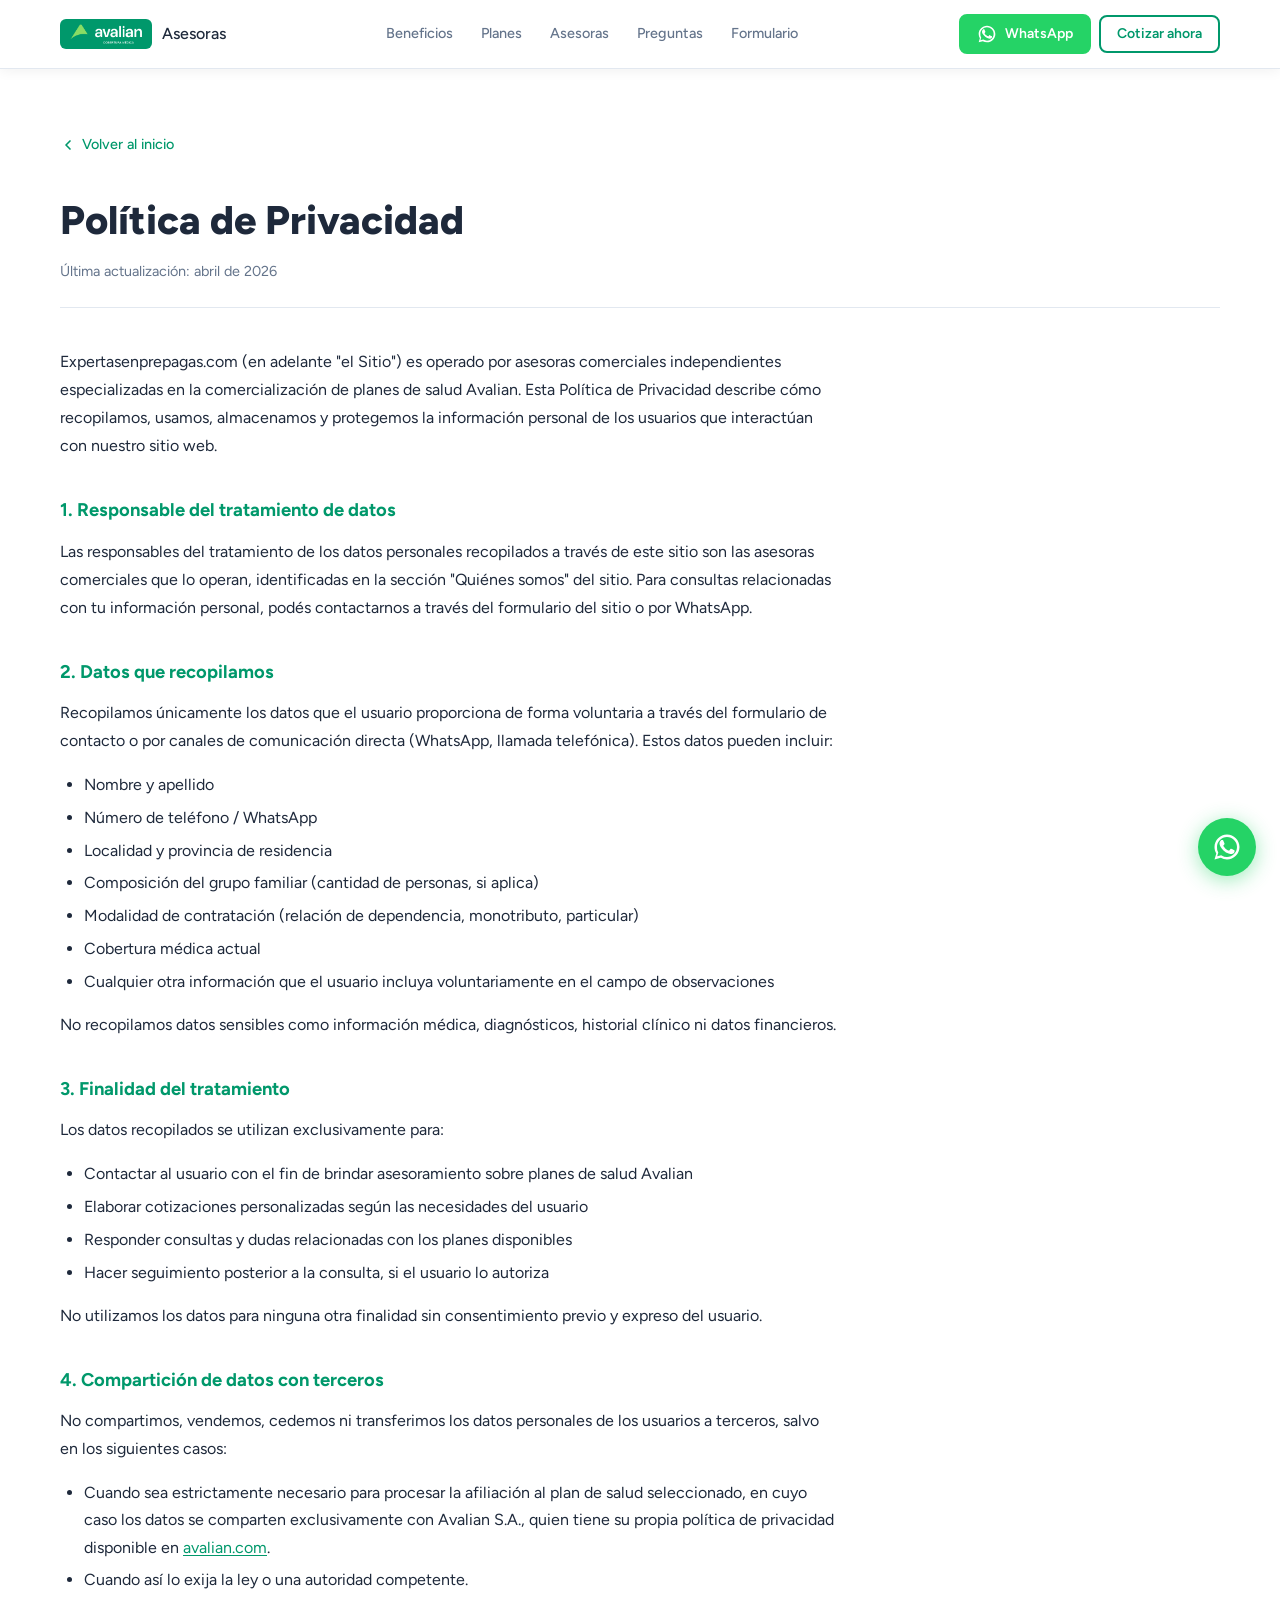
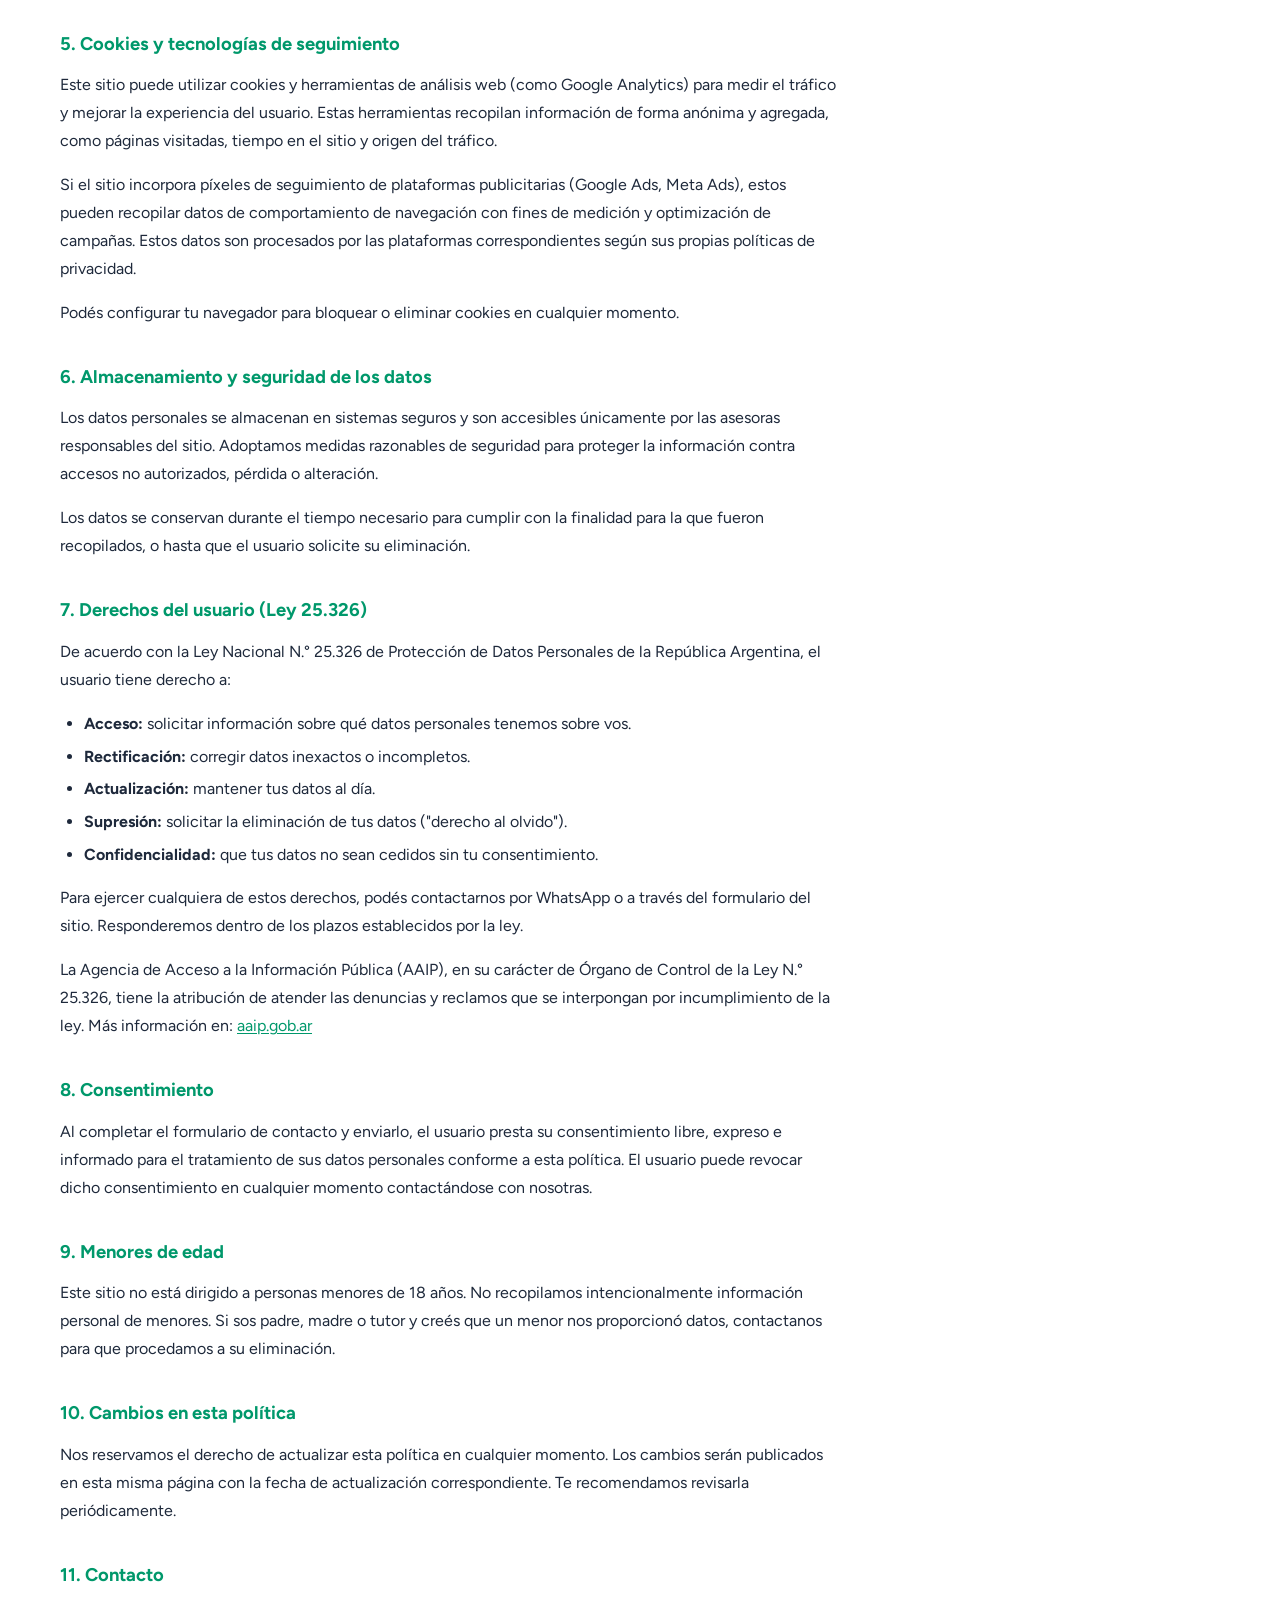
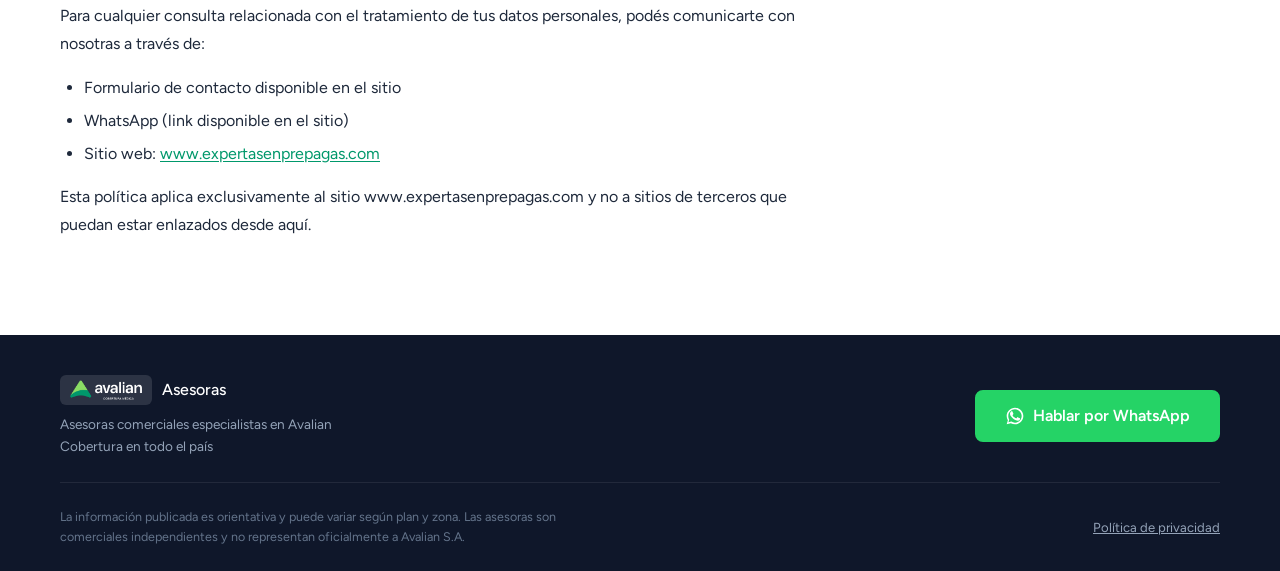
<file: politica-de-privacidad.html>
<!DOCTYPE html>
<html lang="es">
  <head>
    <meta charset="UTF-8" />
    <meta name="viewport" content="width=device-width, initial-scale=1.0" />

    <title>Política de Privacidad | Expertasenprepagas.com</title>
    <meta name="description" content="Política de privacidad de expertasenprepagas.com. Conocé cómo recopilamos, usamos y protegemos tus datos personales conforme a la Ley 25.326." />
    <link rel="canonical" href="https://www.expertasenprepagas.com/politica-de-privacidad" />
    <meta name="robots" content="noindex, follow" />

    <!-- Favicon inline (corazón verde Avalian) -->
    <link rel="icon" type="image/svg+xml" href="data:image/svg+xml,%3Csvg xmlns='http://www.w3.org/2000/svg' viewBox='0 0 32 32'%3E%3Crect width='32' height='32' rx='8' fill='%2300986b'/%3E%3Cpath d='M16 26C16 26 5 18.5 5 11.5C5 8 7.7 5.5 11 5.5C13.2 5.5 15.1 7 16 9C16.9 7 18.8 5.5 21 5.5C24.3 5.5 27 8 27 11.5C27 18.5 16 26 16 26Z' fill='%23fff'/%3E%3C/svg%3E" />

    <!-- Preconnect para performance -->
    <link rel="preconnect" href="https://fonts.googleapis.com" />
    <link rel="preconnect" href="https://fonts.gstatic.com" crossorigin />
    <link href="https://fonts.googleapis.com/css2?family=Figtree:wght@300;400;500;600;700;800&family=Noto+Sans:wght@300;400;500;700&display=swap" rel="stylesheet" />

    <link rel="stylesheet" href="styles.css" />

    <!-- Google Analytics GA4 + Google Ads -->
    <script async src="https://www.googletagmanager.com/gtag/js?id=G-L9V21E50WQ"></script>
    <script>
      window.dataLayer = window.dataLayer || [];
      function gtag(){dataLayer.push(arguments);}
      gtag('js', new Date());
      gtag('config', 'G-L9V21E50WQ');
      gtag('config', 'AW-18090554003');
    </script>

    <style>
      /* ── Página de política de privacidad ── */
      .privacy-page {
        padding: 4rem 0 5rem;
        min-height: 60vh;
      }

      .privacy-page .page-header {
        margin-bottom: 2.5rem;
        padding-bottom: 1.5rem;
        border-bottom: 1px solid var(--color-border);
      }

      .privacy-page .page-title {
        font-size: clamp(1.75rem, 4vw, 2.5rem);
        font-weight: 800;
        color: var(--color-text);
        margin-bottom: 0.5rem;
      }

      .privacy-page .page-updated {
        font-size: 0.9rem;
        color: var(--color-text-muted);
      }

      .privacy-content {
        max-width: 780px;
      }

      .privacy-content p {
        margin-bottom: 1rem;
        line-height: 1.75;
        color: var(--color-text);
      }

      .privacy-content h2 {
        font-size: 1.15rem;
        font-weight: 700;
        color: var(--color-primary);
        margin-top: 2.25rem;
        margin-bottom: 0.75rem;
      }

      .privacy-content ul {
        list-style: disc;
        padding-left: 1.5rem;
        margin-bottom: 1rem;
      }

      .privacy-content ul li {
        margin-bottom: 0.35rem;
        line-height: 1.7;
        color: var(--color-text);
      }

      .privacy-content a {
        color: var(--color-primary);
        text-decoration: underline;
        text-underline-offset: 2px;
      }

      .privacy-content a:hover {
        color: var(--color-primary-d);
      }

      .privacy-back {
        display: inline-flex;
        align-items: center;
        gap: 0.4rem;
        font-size: 0.9rem;
        font-weight: 500;
        color: var(--color-primary);
        margin-bottom: 2rem;
        text-decoration: none;
        transition: gap 0.2s;
      }

      .privacy-back:hover {
        gap: 0.65rem;
        color: var(--color-primary-d);
      }

      @media (max-width: 640px) {
        .privacy-page {
          padding: 2.5rem 0 4rem;
        }
      }
    </style>
  </head>
  <body>
    <!-- ========== HEADER ========== -->
    <header class="site-header" id="top">
      <div class="container header-inner">
        <a href="index.html" class="logo-area" aria-label="Inicio">
          <div class="logo-placeholder">
            <div class="logo-avalian-wrap">
              <img src="avalian_logo-blanco.png" alt="Avalian" class="logo-avalian-img">
            </div>
            <span>Asesoras</span>
          </div>
        </a>
        <nav class="main-nav" aria-label="Navegación principal">
          <a href="index.html#beneficios">Beneficios</a>
          <a href="index.html#planes">Planes</a>
          <a href="index.html#asesoras">Asesoras</a>
          <a href="index.html#preguntas">Preguntas</a>
          <a href="index.html#formulario">Formulario</a>
        </nav>
        <div class="header-ctas">
          <a href="https://wa.me/5491100000000?text=Hola,%20quiero%20información%20sobre%20cobertura%20Avalian" target="_blank" rel="noopener noreferrer" class="btn btn-whatsapp btn-sm" aria-label="Hablar por WhatsApp">
            <svg class="icon-wa" viewBox="0 0 24 24" fill="currentColor" xmlns="http://www.w3.org/2000/svg" aria-hidden="true">
              <path d="M17.472 14.382c-.297-.149-1.758-.867-2.03-.967-.273-.099-.471-.148-.67.15-.197.297-.767.966-.94 1.164-.173.199-.347.223-.644.075-.297-.15-1.255-.463-2.39-1.475-.883-.788-1.48-1.761-1.653-2.059-.173-.297-.018-.458.13-.606.134-.133.298-.347.446-.52.149-.174.198-.298.298-.497.099-.198.05-.371-.025-.52-.075-.149-.669-1.612-.916-2.207-.242-.579-.487-.5-.669-.51-.173-.008-.371-.01-.57-.01-.198 0-.52.074-.792.372-.272.297-1.04 1.016-1.04 2.479 0 1.462 1.065 2.875 1.213 3.074.149.198 2.096 3.2 5.077 4.487.709.306 1.262.489 1.694.625.712.227 1.36.195 1.871.118.571-.085 1.758-.719 2.006-1.413.248-.694.248-1.289.173-1.413-.074-.124-.272-.198-.57-.347z"></path>
              <path d="M12 2C6.477 2 2 6.477 2 12c0 1.89.525 3.66 1.438 5.168L2.012 22l4.974-1.403A9.954 9.954 0 0012 22c5.523 0 10-4.477 10-10S17.523 2 12 2zm0 18a7.952 7.952 0 01-4.316-1.268l-.308-.184-3.203.904.866-3.113-.2-.32A7.96 7.96 0 014 12c0-4.418 3.582-8 8-8s8 3.582 8 8-3.582 8-8 8z"></path>
            </svg>
            WhatsApp
          </a>
          <a href="index.html#formulario" class="btn btn-outline btn-sm">Cotizar ahora</a>
        </div>
        <button class="hamburger" aria-label="Abrir menú" aria-expanded="false" id="hamburger">
          <span></span>
          <span></span>
          <span></span>
        </button>
      </div>
      <div class="mobile-nav" id="mobileNav" aria-hidden="true">
        <a href="index.html#beneficios" class="mobile-nav-link">Beneficios</a>
        <a href="index.html#planes" class="mobile-nav-link">Planes</a>
        <a href="index.html#asesoras" class="mobile-nav-link">Asesoras</a>
        <a href="index.html#preguntas" class="mobile-nav-link">Preguntas</a>
        <a href="index.html#formulario" class="mobile-nav-link">Formulario</a>
        <a href="https://wa.me/5491100000000?text=Hola,%20quiero%20información%20sobre%20cobertura%20Avalian" target="_blank" rel="noopener noreferrer" class="btn btn-whatsapp mobile-cta">Hablar por WhatsApp</a>
      </div>
    </header>

    <!-- ========== CONTENIDO POLÍTICA ========== -->
    <main class="privacy-page">
      <div class="container">
        <a href="index.html" class="privacy-back" aria-label="Volver al inicio">
          <svg width="16" height="16" viewBox="0 0 24 24" fill="none" stroke="currentColor" stroke-width="2.5" stroke-linecap="round" stroke-linejoin="round" aria-hidden="true">
            <polyline points="15 18 9 12 15 6"></polyline>
          </svg>
          Volver al inicio
        </a>

        <div class="page-header">
          <h1 class="page-title">Política de Privacidad</h1>
          <p class="page-updated">Última actualización: abril de 2026</p>
        </div>

        <div class="privacy-content">

          <p>
            Expertasenprepagas.com (en adelante "el Sitio") es operado por asesoras comerciales independientes especializadas en la comercialización de planes de salud Avalian. Esta Política de Privacidad describe cómo recopilamos, usamos, almacenamos y protegemos la información personal de los usuarios que interactúan con nuestro sitio web.
          </p>

          <h2>1. Responsable del tratamiento de datos</h2>
          <p>
            Las responsables del tratamiento de los datos personales recopilados a través de este sitio son las asesoras comerciales que lo operan, identificadas en la sección "Quiénes somos" del sitio. Para consultas relacionadas con tu información personal, podés contactarnos a través del formulario del sitio o por WhatsApp.
          </p>

          <h2>2. Datos que recopilamos</h2>
          <p>
            Recopilamos únicamente los datos que el usuario proporciona de forma voluntaria a través del formulario de contacto o por canales de comunicación directa (WhatsApp, llamada telefónica). Estos datos pueden incluir:
          </p>
          <ul>
            <li>Nombre y apellido</li>
            <li>Número de teléfono / WhatsApp</li>
            <li>Localidad y provincia de residencia</li>
            <li>Composición del grupo familiar (cantidad de personas, si aplica)</li>
            <li>Modalidad de contratación (relación de dependencia, monotributo, particular)</li>
            <li>Cobertura médica actual</li>
            <li>Cualquier otra información que el usuario incluya voluntariamente en el campo de observaciones</li>
          </ul>
          <p>
            No recopilamos datos sensibles como información médica, diagnósticos, historial clínico ni datos financieros.
          </p>

          <h2>3. Finalidad del tratamiento</h2>
          <p>Los datos recopilados se utilizan exclusivamente para:</p>
          <ul>
            <li>Contactar al usuario con el fin de brindar asesoramiento sobre planes de salud Avalian</li>
            <li>Elaborar cotizaciones personalizadas según las necesidades del usuario</li>
            <li>Responder consultas y dudas relacionadas con los planes disponibles</li>
            <li>Hacer seguimiento posterior a la consulta, si el usuario lo autoriza</li>
          </ul>
          <p>No utilizamos los datos para ninguna otra finalidad sin consentimiento previo y expreso del usuario.</p>

          <h2>4. Compartición de datos con terceros</h2>
          <p>No compartimos, vendemos, cedemos ni transferimos los datos personales de los usuarios a terceros, salvo en los siguientes casos:</p>
          <ul>
            <li>Cuando sea estrictamente necesario para procesar la afiliación al plan de salud seleccionado, en cuyo caso los datos se comparten exclusivamente con Avalian S.A., quien tiene su propia política de privacidad disponible en <a href="https://avalian.com" target="_blank" rel="noopener noreferrer">avalian.com</a>.</li>
            <li>Cuando así lo exija la ley o una autoridad competente.</li>
          </ul>

          <h2>5. Cookies y tecnologías de seguimiento</h2>
          <p>
            Este sitio puede utilizar cookies y herramientas de análisis web (como Google Analytics) para medir el tráfico y mejorar la experiencia del usuario. Estas herramientas recopilan información de forma anónima y agregada, como páginas visitadas, tiempo en el sitio y origen del tráfico.
          </p>
          <p>
            Si el sitio incorpora píxeles de seguimiento de plataformas publicitarias (Google Ads, Meta Ads), estos pueden recopilar datos de comportamiento de navegación con fines de medición y optimización de campañas. Estos datos son procesados por las plataformas correspondientes según sus propias políticas de privacidad.
          </p>
          <p>Podés configurar tu navegador para bloquear o eliminar cookies en cualquier momento.</p>

          <h2>6. Almacenamiento y seguridad de los datos</h2>
          <p>
            Los datos personales se almacenan en sistemas seguros y son accesibles únicamente por las asesoras responsables del sitio. Adoptamos medidas razonables de seguridad para proteger la información contra accesos no autorizados, pérdida o alteración.
          </p>
          <p>
            Los datos se conservan durante el tiempo necesario para cumplir con la finalidad para la que fueron recopilados, o hasta que el usuario solicite su eliminación.
          </p>

          <h2>7. Derechos del usuario (Ley 25.326)</h2>
          <p>
            De acuerdo con la Ley Nacional N.° 25.326 de Protección de Datos Personales de la República Argentina, el usuario tiene derecho a:
          </p>
          <ul>
            <li><strong>Acceso:</strong> solicitar información sobre qué datos personales tenemos sobre vos.</li>
            <li><strong>Rectificación:</strong> corregir datos inexactos o incompletos.</li>
            <li><strong>Actualización:</strong> mantener tus datos al día.</li>
            <li><strong>Supresión:</strong> solicitar la eliminación de tus datos ("derecho al olvido").</li>
            <li><strong>Confidencialidad:</strong> que tus datos no sean cedidos sin tu consentimiento.</li>
          </ul>
          <p>
            Para ejercer cualquiera de estos derechos, podés contactarnos por WhatsApp o a través del formulario del sitio. Responderemos dentro de los plazos establecidos por la ley.
          </p>
          <p>
            La Agencia de Acceso a la Información Pública (AAIP), en su carácter de Órgano de Control de la Ley N.° 25.326, tiene la atribución de atender las denuncias y reclamos que se interpongan por incumplimiento de la ley. Más información en: <a href="https://www.aaip.gob.ar" target="_blank" rel="noopener noreferrer">aaip.gob.ar</a>
          </p>

          <h2>8. Consentimiento</h2>
          <p>
            Al completar el formulario de contacto y enviarlo, el usuario presta su consentimiento libre, expreso e informado para el tratamiento de sus datos personales conforme a esta política. El usuario puede revocar dicho consentimiento en cualquier momento contactándose con nosotras.
          </p>

          <h2>9. Menores de edad</h2>
          <p>
            Este sitio no está dirigido a personas menores de 18 años. No recopilamos intencionalmente información personal de menores. Si sos padre, madre o tutor y creés que un menor nos proporcionó datos, contactanos para que procedamos a su eliminación.
          </p>

          <h2>10. Cambios en esta política</h2>
          <p>
            Nos reservamos el derecho de actualizar esta política en cualquier momento. Los cambios serán publicados en esta misma página con la fecha de actualización correspondiente. Te recomendamos revisarla periódicamente.
          </p>

          <h2>11. Contacto</h2>
          <p>Para cualquier consulta relacionada con el tratamiento de tus datos personales, podés comunicarte con nosotras a través de:</p>
          <ul>
            <li>Formulario de contacto disponible en el sitio</li>
            <li>WhatsApp (link disponible en el sitio)</li>
            <li>Sitio web: <a href="https://www.expertasenprepagas.com" target="_blank" rel="noopener noreferrer">www.expertasenprepagas.com</a></li>
          </ul>
          <p>
            Esta política aplica exclusivamente al sitio www.expertasenprepagas.com y no a sitios de terceros que puedan estar enlazados desde aquí.
          </p>

        </div>
      </div>
    </main>

    <!-- ========== FOOTER ========== -->
    <footer class="site-footer">
      <div class="container">
        <div class="footer-top">
          <div class="footer-brand">
            <div class="logo-placeholder logo-placeholder--light">
              <div class="logo-avalian-wrap">
                <img src="avalian_logo-blanco.png" alt="Avalian" class="logo-avalian-img">
              </div>
              <span>Asesoras</span>
            </div>
            <p class="footer-tagline">
              Asesoras comerciales especialistas en Avalian<br />
              Cobertura en todo el país
            </p>
          </div>
          <div class="footer-cta">
            <a href="https://wa.me/5491100000000?text=Hola,%20quiero%20información%20sobre%20cobertura%20Avalian" target="_blank" rel="noopener noreferrer" class="btn btn-whatsapp btn-lg">
              <svg class="icon-wa" viewBox="0 0 24 24" fill="currentColor" aria-hidden="true">
                <path d="M17.472 14.382c-.297-.149-1.758-.867-2.03-.967-.273-.099-.471-.148-.67.15-.197.297-.767.966-.94 1.164-.173.199-.347.223-.644.075-.297-.15-1.255-.463-2.39-1.475-.883-.788-1.48-1.761-1.653-2.059-.173-.297-.018-.458.13-.606.134-.133.298-.347.446-.52.149-.174.198-.298.298-.497.099-.198.05-.371-.025-.52-.075-.149-.669-1.612-.916-2.207-.242-.579-.487-.5-.669-.51-.173-.008-.371-.01-.57-.01-.198 0-.52.074-.792.372-.272.297-1.04 1.016-1.04 2.479 0 1.462 1.065 2.875 1.213 3.074.149.198 2.096 3.2 5.077 4.487.709.306 1.262.489 1.694.625.712.227 1.36.195 1.871.118.571-.085 1.758-.719 2.006-1.413.248-.694.248-1.289.173-1.413-.074-.124-.272-.198-.57-.347z"></path>
                <path d="M12 2C6.477 2 2 6.477 2 12c0 1.89.525 3.66 1.438 5.168L2.012 22l4.974-1.403A9.954 9.954 0 0012 22c5.523 0 10-4.477 10-10S17.523 2 12 2zm0 18a7.952 7.952 0 01-4.316-1.268l-.308-.184-3.203.904.866-3.113-.2-.32A7.96 7.96 0 014 12c0-4.418 3.582-8 8-8s8 3.582 8 8-3.582 8-8 8z"></path>
              </svg>
              Hablar por WhatsApp
            </a>
          </div>
        </div>
        <div class="footer-bottom">
          <p class="footer-legal">
            La información publicada es orientativa y puede variar según plan y zona. Las asesoras son comerciales independientes y no representan oficialmente a Avalian S.A.
          </p>
          <div class="footer-links">
            <a href="politica-de-privacidad.html" class="footer-link-btn">Política de privacidad</a>
          </div>
        </div>
      </div>
    </footer>

    <!-- ========== FLOATING WHATSAPP ========== -->
    <a href="https://wa.me/5491100000000?text=Hola,%20quiero%20información%20sobre%20cobertura%20Avalian" target="_blank" rel="noopener noreferrer" class="whatsapp-float" aria-label="Contactar por WhatsApp">
      <svg viewBox="0 0 24 24" fill="currentColor" xmlns="http://www.w3.org/2000/svg" aria-hidden="true">
        <path d="M17.472 14.382c-.297-.149-1.758-.867-2.03-.967-.273-.099-.471-.148-.67.15-.197.297-.767.966-.94 1.164-.173.199-.347.223-.644.075-.297-.15-1.255-.463-2.39-1.475-.883-.788-1.48-1.761-1.653-2.059-.173-.297-.018-.458.13-.606.134-.133.298-.347.446-.52.149-.174.198-.298.298-.497.099-.198.05-.371-.025-.52-.075-.149-.669-1.612-.916-2.207-.242-.579-.487-.5-.669-.51-.173-.008-.371-.01-.57-.01-.198 0-.52.074-.792.372-.272.297-1.04 1.016-1.04 2.479 0 1.462 1.065 2.875 1.213 3.074.149.198 2.096 3.2 5.077 4.487.709.306 1.262.489 1.694.625.712.227 1.36.195 1.871.118.571-.085 1.758-.719 2.006-1.413.248-.694.248-1.289.173-1.413-.074-.124-.272-.198-.57-.347z"></path>
        <path d="M12 2C6.477 2 2 6.477 2 12c0 1.89.525 3.66 1.438 5.168L2.012 22l4.974-1.403A9.954 9.954 0 0012 22c5.523 0 10-4.477 10-10S17.523 2 12 2zm0 18a7.952 7.952 0 01-4.316-1.268l-.308-.184-3.203.904.866-3.113-.2-.32A7.96 7.96 0 014 12c0-4.418 3.582-8 8-8s8 3.582 8 8-3.582 8-8 8z"></path>
      </svg>
      <span class="wa-tooltip">¿Hablamos?</span>
    </a>

    <script src="app.js" defer></script>
  </body>
</html>
</file>
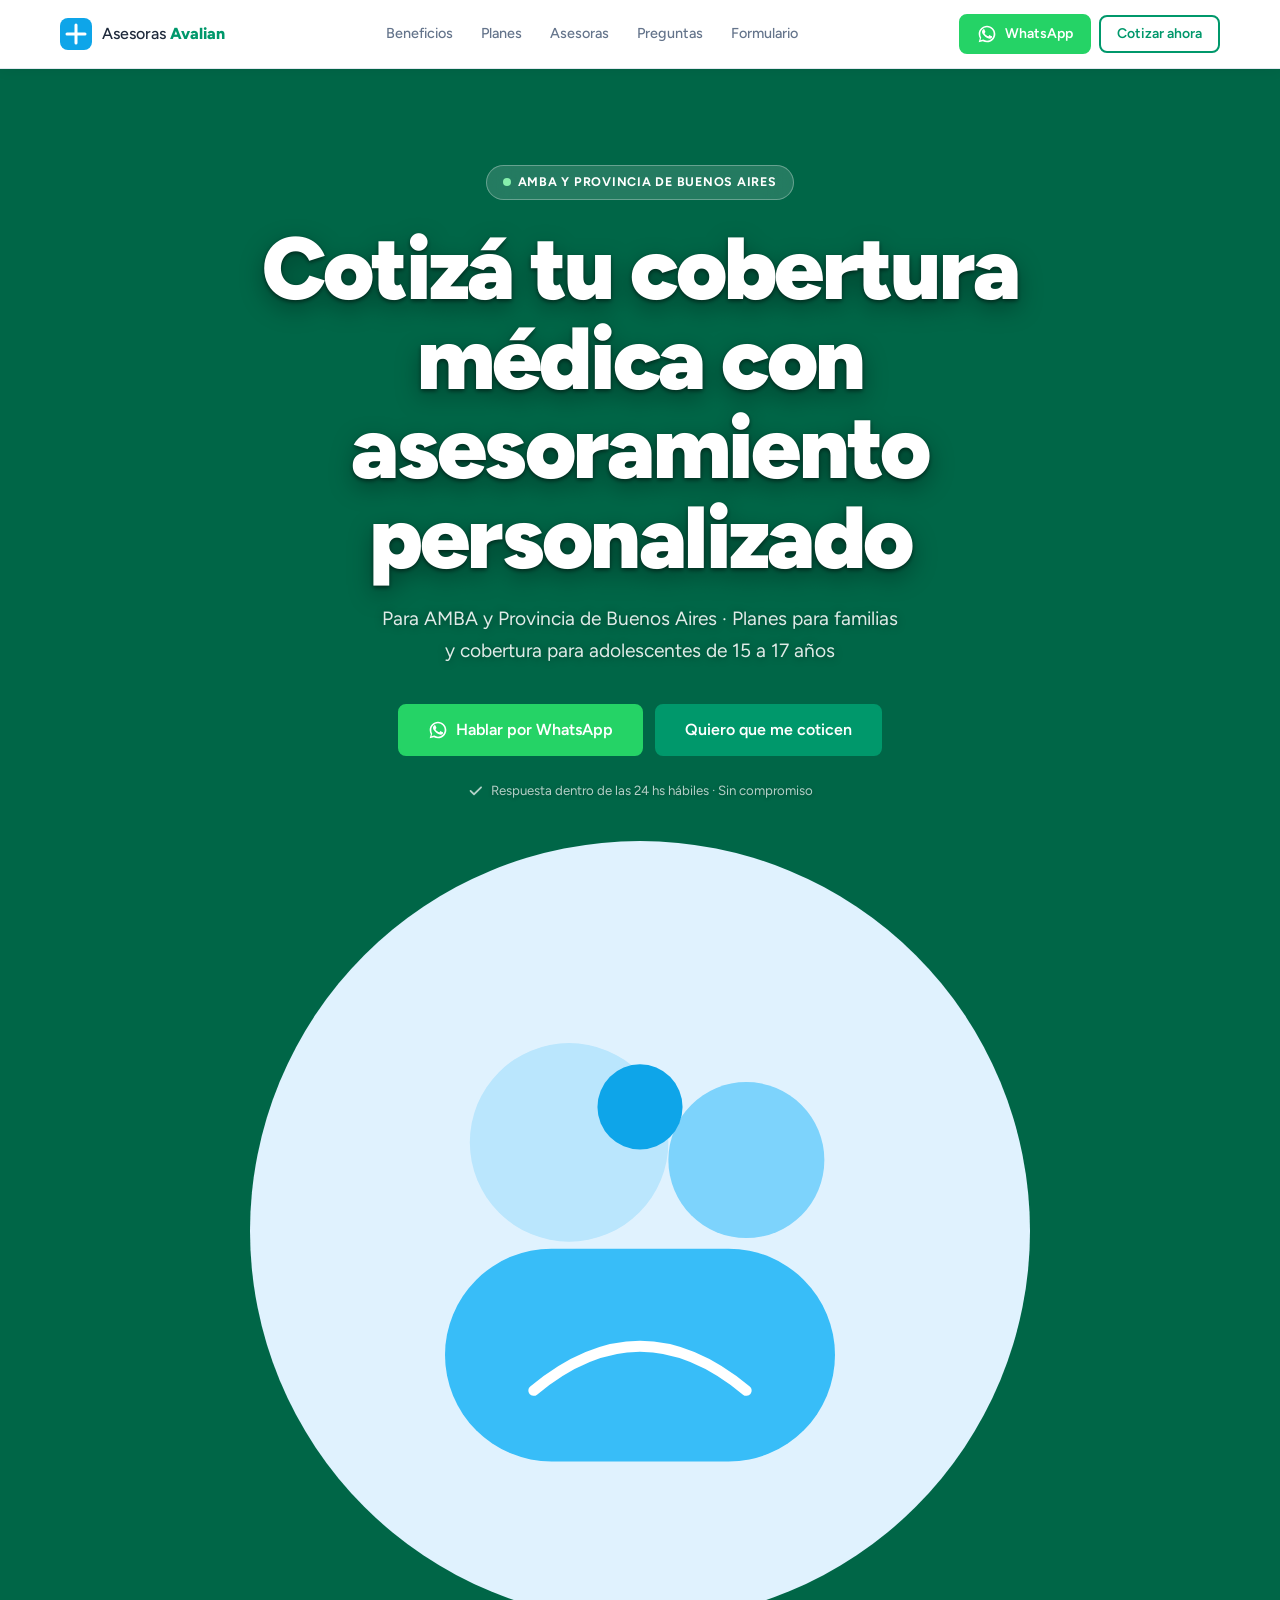
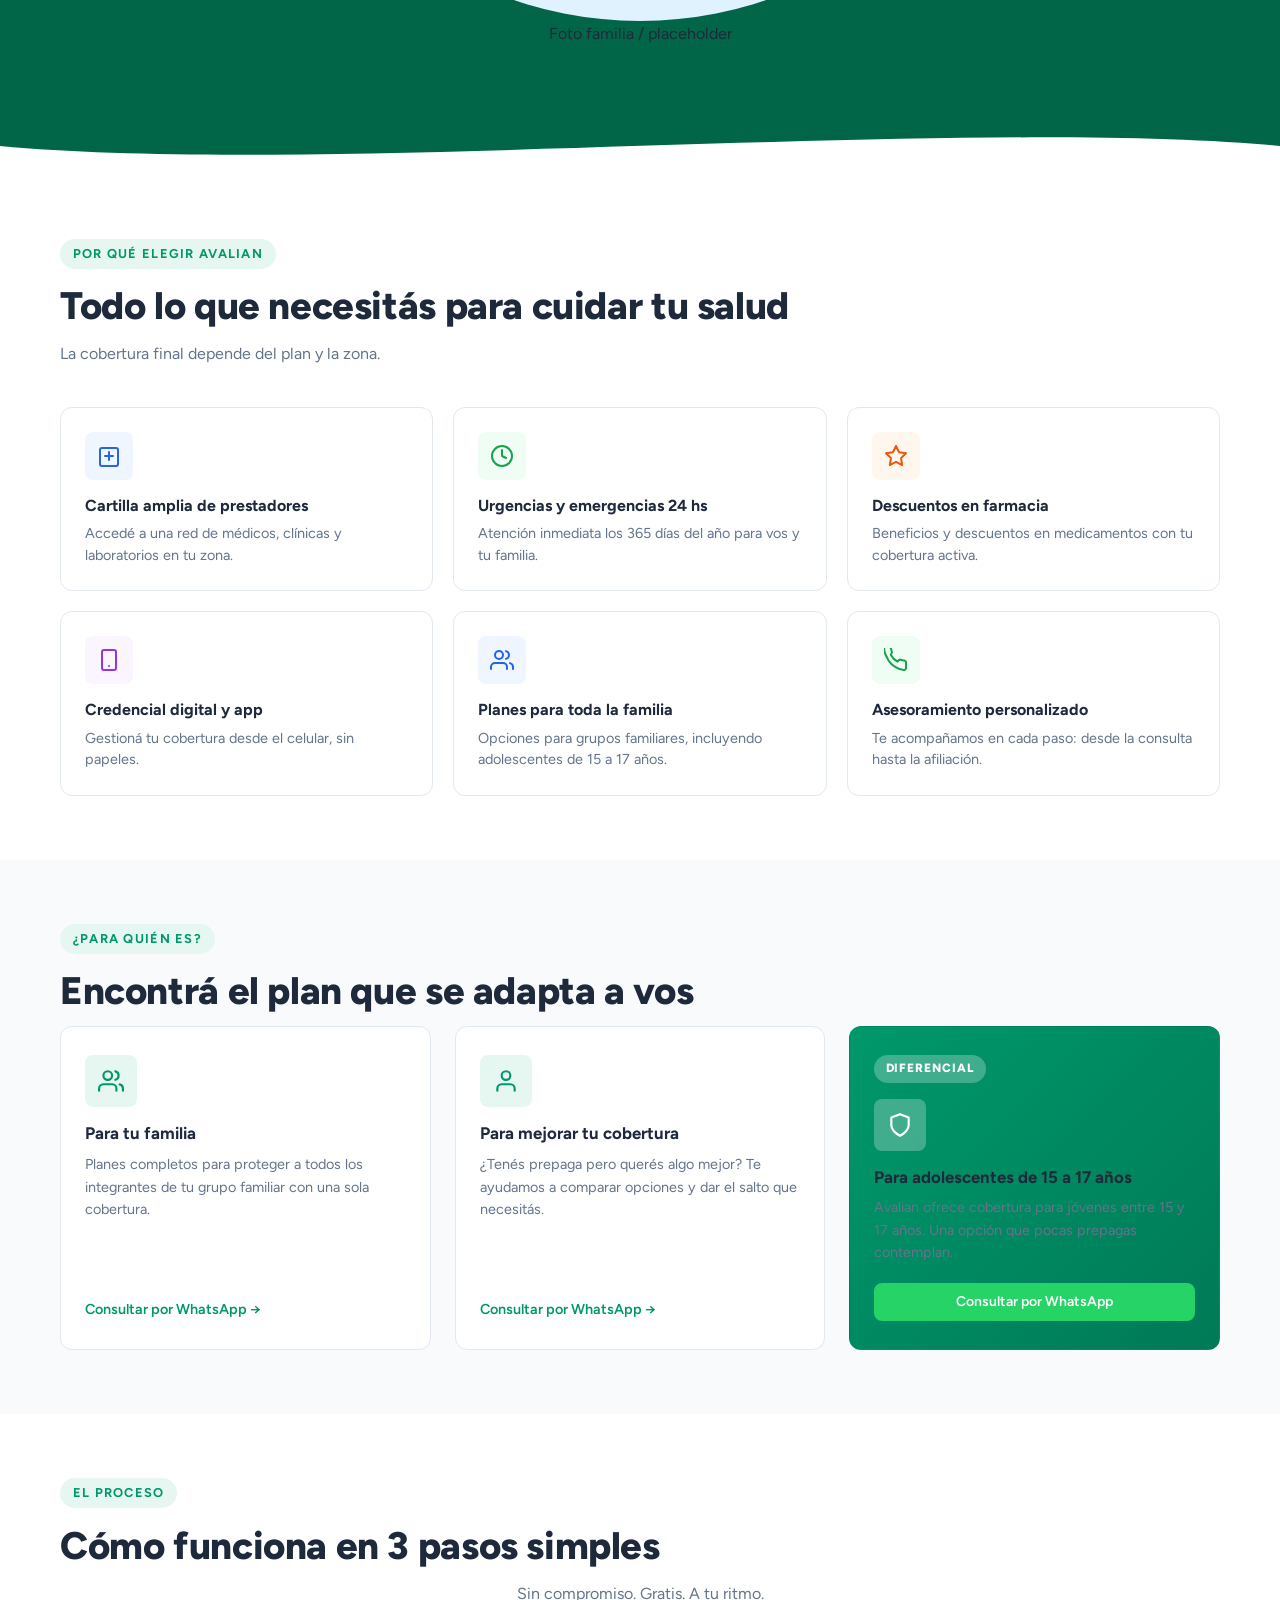
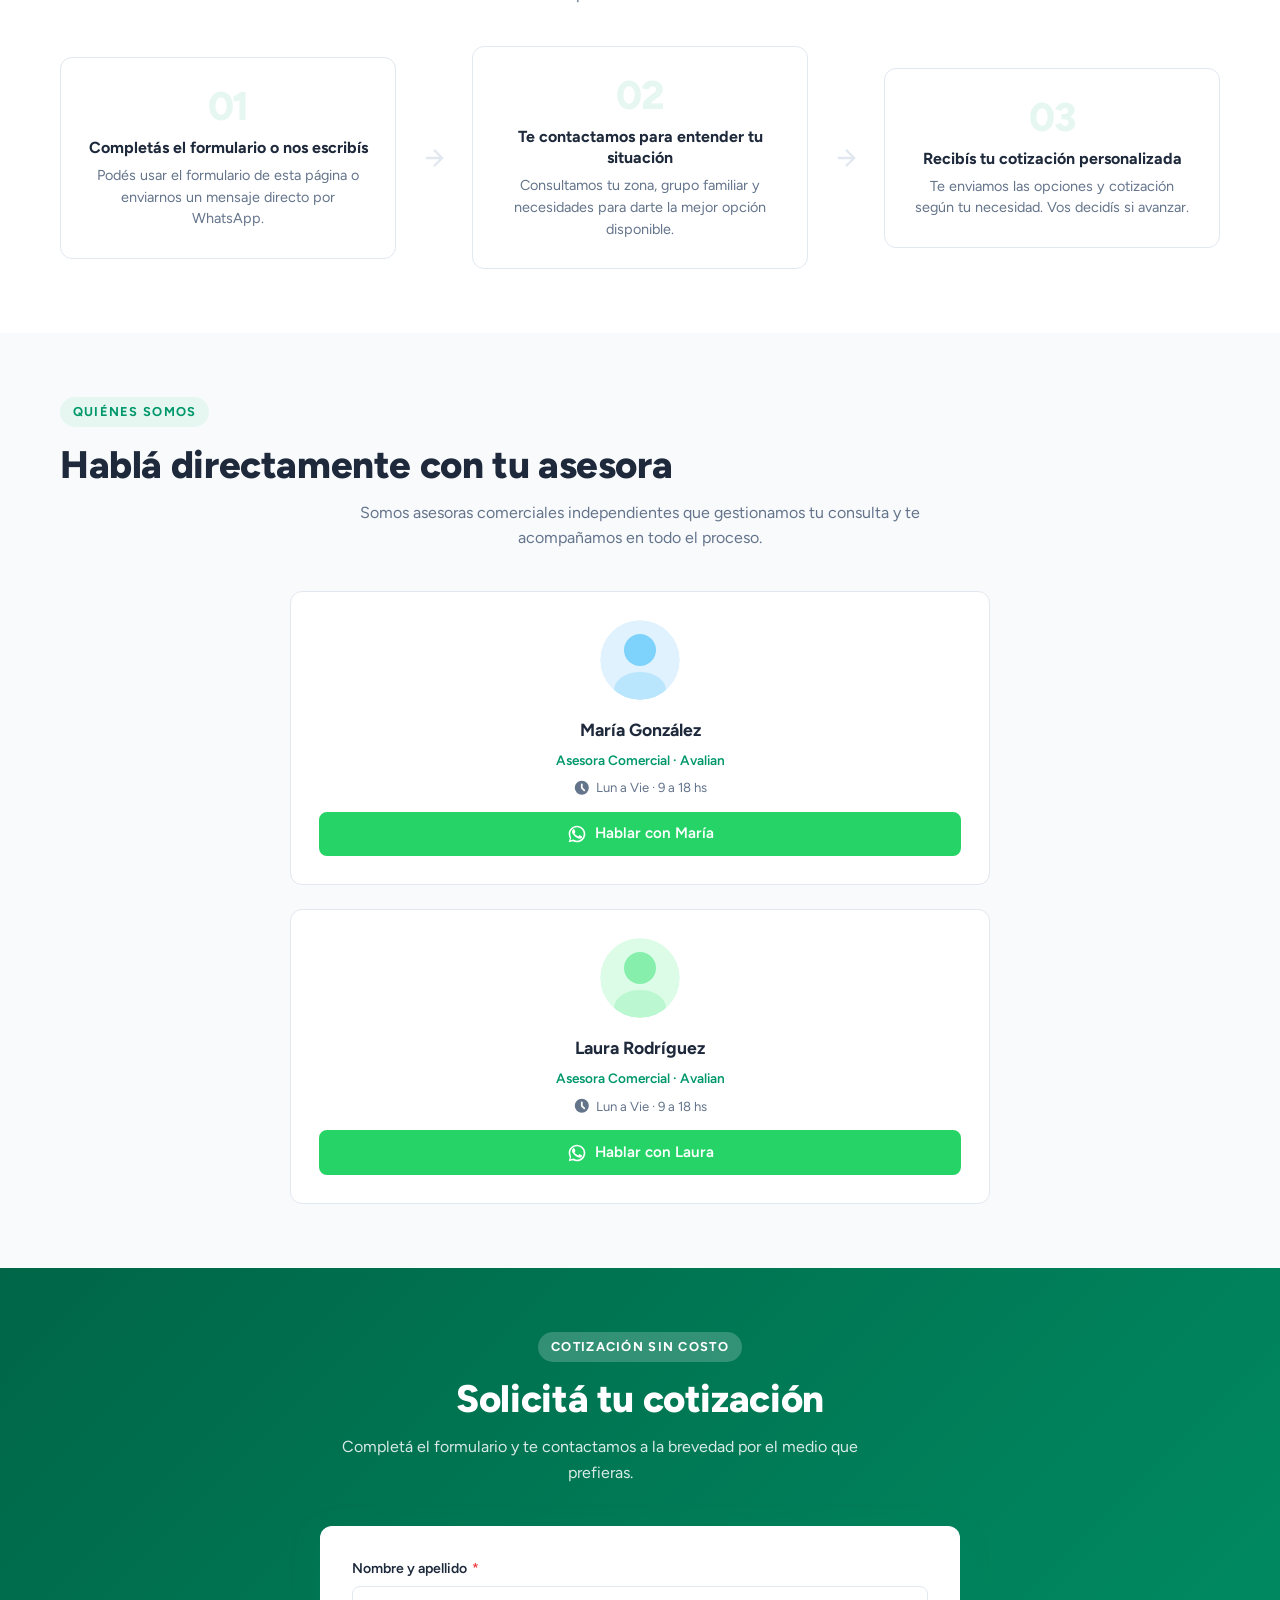
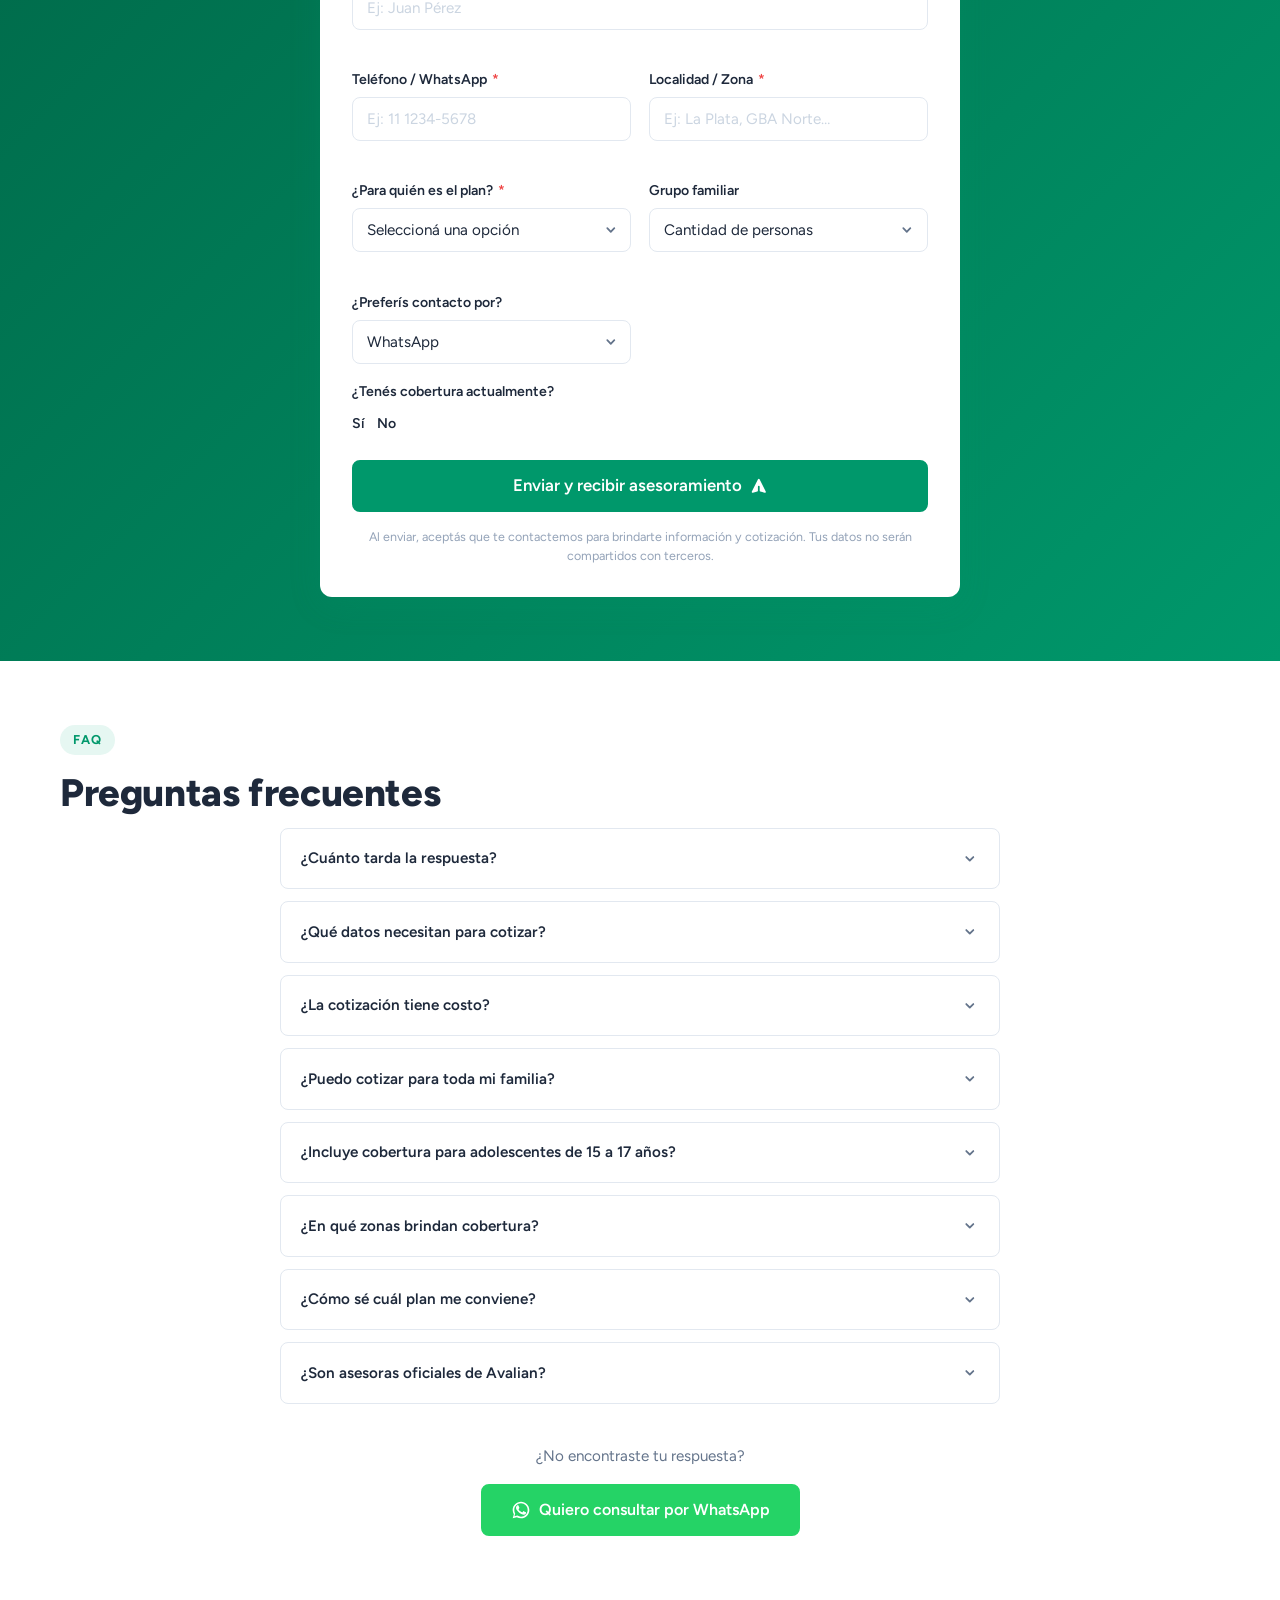
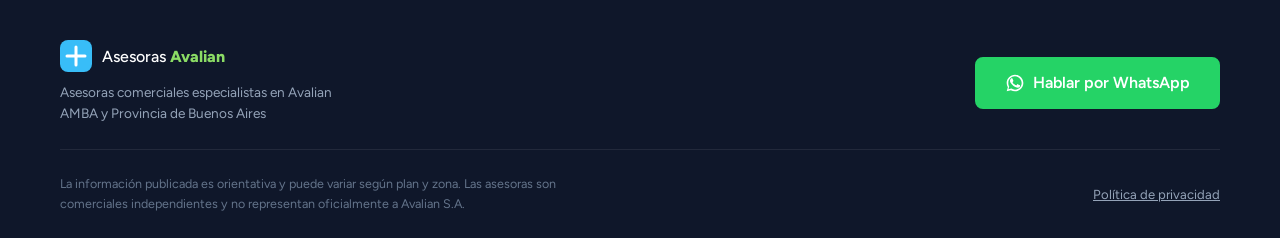
<file: prismatic-shortbread-e26aff_netlify_app.html>
<!DOCTYPE html>
<html lang="es">
  <head>
    <meta charset="UTF-8" />
    <meta name="viewport" content="width=device-width, initial-scale=1.0" />
    <title>
      Cobertura Médica Avalian · Asesoras Comerciales AMBA
    </title>
    <meta name="description" content="Cotizá tu cobertura médica Avalian con asesoramiento personalizado para AMBA y Provincia de Buenos Aires. Planes para familias y adolescentes de 15 a 17 años." />
    <link rel="preconnect" href="https://fonts.googleapis.com" />
    <link rel="preconnect" href="https://fonts.gstatic.com" crossorigin="" />
    <link href="https://fonts.googleapis.com/css2?family=Figtree:wght@300;400;500;600;700;800&amp;family=Noto+Sans:wght@300;400;500;700&amp;display=swap" rel="stylesheet" />
    <link rel="stylesheet" href="styles.css" />
  </head>
  <body>
    <!-- ========== HEADER STICKY ========== -->
    <header class="site-header" id="top">
      <div class="container header-inner">
        <a href="#top" class="logo-area" aria-label="Inicio">        <div class="logo-placeholder">
          <svg viewBox="0 0 32 32" fill="none" xmlns="http://www.w3.org/2000/svg" aria-hidden="true">
            <rect width="32" height="32" rx="8" fill="#0EA5E9">
            </rect>
            <path d="M16 7v18M7 16h18" stroke="#fff" stroke-width="3" stroke-linecap="round">
            </path>
          </svg>
          <span>          Asesoras
          <strong>          Avalian
</strong>
</span>
        </div>
</a>
        <nav class="main-nav" aria-label="Navegación principal">
          <a href="#beneficios">          Beneficios
</a>
          <a href="#planes">          Planes
</a>
          <a href="#asesoras">          Asesoras
</a>
          <a href="#preguntas">          Preguntas
</a>
          <a href="#formulario">          Formulario
</a>
        </nav>
        <div class="header-ctas">
          <a href="https://wa.me/5491100000000?text=Hola,%20quiero%20información%20sobre%20cobertura%20Avalian" target="_blank" rel="noopener" class="btn btn-whatsapp btn-sm" aria-label="Hablar por WhatsApp">          <svg class="icon-wa" viewBox="0 0 24 24" fill="currentColor" xmlns="http://www.w3.org/2000/svg" aria-hidden="true">
            <path d="M17.472 14.382c-.297-.149-1.758-.867-2.03-.967-.273-.099-.471-.148-.67.15-.197.297-.767.966-.94 1.164-.173.199-.347.223-.644.075-.297-.15-1.255-.463-2.39-1.475-.883-.788-1.48-1.761-1.653-2.059-.173-.297-.018-.458.13-.606.134-.133.298-.347.446-.52.149-.174.198-.298.298-.497.099-.198.05-.371-.025-.52-.075-.149-.669-1.612-.916-2.207-.242-.579-.487-.5-.669-.51-.173-.008-.371-.01-.57-.01-.198 0-.52.074-.792.372-.272.297-1.04 1.016-1.04 2.479 0 1.462 1.065 2.875 1.213 3.074.149.198 2.096 3.2 5.077 4.487.709.306 1.262.489 1.694.625.712.227 1.36.195 1.871.118.571-.085 1.758-.719 2.006-1.413.248-.694.248-1.289.173-1.413-.074-.124-.272-.198-.57-.347z">
            </path>
            <path d="M12 2C6.477 2 2 6.477 2 12c0 1.89.525 3.66 1.438 5.168L2.012 22l4.974-1.403A9.954 9.954 0 0012 22c5.523 0 10-4.477 10-10S17.523 2 12 2zm0 18a7.952 7.952 0 01-4.316-1.268l-.308-.184-3.203.904.866-3.113-.2-.32A7.96 7.96 0 014 12c0-4.418 3.582-8 8-8s8 3.582 8 8-3.582 8-8 8z">
            </path>
          </svg>
          WhatsApp
</a>
          <a href="#formulario" class="btn btn-outline btn-sm">          Cotizar ahora
</a>
        </div>
        <button class="hamburger" aria-label="Abrir menú" aria-expanded="false" id="hamburger">
          <span></span>
          <span></span>
          <span></span>
        </button>
      </div>
      <div class="mobile-nav" id="mobileNav" aria-hidden="true">
        <a href="#beneficios" class="mobile-nav-link">        Beneficios
</a>
        <a href="#planes" class="mobile-nav-link">        Planes
</a>
        <a href="#asesoras" class="mobile-nav-link">        Asesoras
</a>
        <a href="#preguntas" class="mobile-nav-link">        Preguntas
</a>
        <a href="#formulario" class="mobile-nav-link">        Formulario
</a>
        <a href="https://wa.me/5491100000000?text=Hola,%20quiero%20información%20sobre%20cobertura%20Avalian" target="_blank" rel="noopener" class="btn btn-whatsapp mobile-cta">        Hablar por WhatsApp
</a>
      </div>
    </header>
    <!-- ========== HERO ========== -->
    <section class="hero" id="inicio">
      <div class="container hero-inner">
        <div class="hero-content">
          <div class="hero-badge">
            <svg viewBox="0 0 16 16" fill="currentColor" aria-hidden="true">
              <circle cx="8" cy="8" r="8">
              </circle>
            </svg>
            AMBA y Provincia de Buenos Aires
          </div>
          <h1 class="hero-title">
            Cotizá tu cobertura médica con asesoramiento personalizado
          </h1>
          <p class="hero-subtitle">
            Para AMBA y Provincia de Buenos Aires · Planes para familias y cobertura para adolescentes de 15 a 17 años
          </p>
          <div class="hero-ctas">
            <a href="https://wa.me/5491100000000?text=Hola,%20quiero%20información%20sobre%20cobertura%20Avalian" target="_blank" rel="noopener" class="btn btn-whatsapp btn-lg">            <svg class="icon-wa" viewBox="0 0 24 24" fill="currentColor" aria-hidden="true">
              <path d="M17.472 14.382c-.297-.149-1.758-.867-2.03-.967-.273-.099-.471-.148-.67.15-.197.297-.767.966-.94 1.164-.173.199-.347.223-.644.075-.297-.15-1.255-.463-2.39-1.475-.883-.788-1.48-1.761-1.653-2.059-.173-.297-.018-.458.13-.606.134-.133.298-.347.446-.52.149-.174.198-.298.298-.497.099-.198.05-.371-.025-.52-.075-.149-.669-1.612-.916-2.207-.242-.579-.487-.5-.669-.51-.173-.008-.371-.01-.57-.01-.198 0-.52.074-.792.372-.272.297-1.04 1.016-1.04 2.479 0 1.462 1.065 2.875 1.213 3.074.149.198 2.096 3.2 5.077 4.487.709.306 1.262.489 1.694.625.712.227 1.36.195 1.871.118.571-.085 1.758-.719 2.006-1.413.248-.694.248-1.289.173-1.413-.074-.124-.272-.198-.57-.347z">
              </path>
              <path d="M12 2C6.477 2 2 6.477 2 12c0 1.89.525 3.66 1.438 5.168L2.012 22l4.974-1.403A9.954 9.954 0 0012 22c5.523 0 10-4.477 10-10S17.523 2 12 2zm0 18a7.952 7.952 0 01-4.316-1.268l-.308-.184-3.203.904.866-3.113-.2-.32A7.96 7.96 0 014 12c0-4.418 3.582-8 8-8s8 3.582 8 8-3.582 8-8 8z">
              </path>
            </svg>
            Hablar por WhatsApp
</a>
            <a href="#formulario" class="btn btn-primary btn-lg">            Quiero que me coticen
</a>
          </div>
          <p class="hero-micro">
            <svg viewBox="0 0 20 20" fill="currentColor" class="icon-sm" aria-hidden="true">
              <path fill-rule="evenodd" d="M16.707 5.293a1 1 0 010 1.414l-8 8a1 1 0 01-1.414 0l-4-4a1 1 0 011.414-1.414L8 12.586l7.293-7.293a1 1 0 011.414 0z" clip-rule="evenodd">
              </path>
            </svg>
            Respuesta dentro de las 24 hs hábiles · Sin compromiso
          </p>
        </div>
        <div class="hero-image">
          <div class="hero-img-placeholder" aria-label="Imagen de familia saludable">
            <svg viewBox="0 0 220 220" fill="none" xmlns="http://www.w3.org/2000/svg" aria-hidden="true">
              <circle cx="110" cy="110" r="110" fill="#E0F2FE">
              </circle>
              <circle cx="90" cy="85" r="28" fill="#BAE6FD">
              </circle>
              <circle cx="140" cy="90" r="22" fill="#7DD3FC">
              </circle>
              <rect x="55" y="115" width="110" height="60" rx="30" fill="#38BDF8">
              </rect>
              <circle cx="110" cy="75" r="12" fill="#0EA5E9">
              </circle>
              <path d="M80 155 Q110 130 140 155" stroke="#fff" stroke-width="3" fill="none" stroke-linecap="round">
              </path>
            </svg>
            <span>            Foto familia / placeholder
</span>
          </div>
        </div>
      </div>
      <div class="hero-wave" aria-hidden="true">
        <svg viewBox="0 0 1440 60" preserveAspectRatio="none" xmlns="http://www.w3.org/2000/svg">
          <path d="M0,30 C360,60 1080,0 1440,30 L1440,60 L0,60 Z" fill="#fff">
          </path>
        </svg>
      </div>
    </section>
    <!-- ========== BENEFICIOS ========== -->
    <section class="section" id="beneficios">
      <div class="container">
        <div class="section-label">
          Por qué elegir Avalian
        </div>
        <h2 class="section-title">
          Todo lo que necesitás para cuidar tu salud
        </h2>
        <p class="section-sub">
          La cobertura final depende del plan y la zona.
        </p>
        <div class="cards-grid">
          <div class="card benefit-card">
            <div class="card-icon card-icon--blue">
              <svg viewBox="0 0 24 24" fill="none" stroke="currentColor" stroke-width="2" stroke-linecap="round" stroke-linejoin="round" aria-hidden="true">
                <rect x="3" y="4" width="18" height="18" rx="2">
                </rect>
                <path d="M12 8v8M8 12h8">
                </path>
              </svg>
            </div>
            <h3>
              Cartilla amplia de prestadores
            </h3>
            <p>
              Accedé a una red de médicos, clínicas y laboratorios en tu zona.
            </p>
          </div>
          <div class="card benefit-card">
            <div class="card-icon card-icon--green">
              <svg viewBox="0 0 24 24" fill="none" stroke="currentColor" stroke-width="2" stroke-linecap="round" stroke-linejoin="round" aria-hidden="true">
                <circle cx="12" cy="12" r="10">
                </circle>
                <polyline points="12 6 12 12 16 14">
                </polyline>
              </svg>
            </div>
            <h3>
              Urgencias y emergencias 24 hs
            </h3>
            <p>
              Atención inmediata los 365 días del año para vos y tu familia.
            </p>
          </div>
          <div class="card benefit-card">
            <div class="card-icon card-icon--orange">
              <svg viewBox="0 0 24 24" fill="none" stroke="currentColor" stroke-width="2" stroke-linecap="round" stroke-linejoin="round" aria-hidden="true">
                <path d="M12 2l3.09 6.26L22 9.27l-5 4.87 1.18 6.88L12 17.77l-6.18 3.25L7 14.14 2 9.27l6.91-1.01L12 2z">
                </path>
              </svg>
            </div>
            <h3>
              Descuentos en farmacia
            </h3>
            <p>
              Beneficios y descuentos en medicamentos con tu cobertura activa.
            </p>
          </div>
          <div class="card benefit-card">
            <div class="card-icon card-icon--purple">
              <svg viewBox="0 0 24 24" fill="none" stroke="currentColor" stroke-width="2" stroke-linecap="round" stroke-linejoin="round" aria-hidden="true">
                <rect x="5" y="2" width="14" height="20" rx="2" ry="2">
                </rect>
                <line x1="12" y1="18" x2="12.01" y2="18">
                </line>
              </svg>
            </div>
            <h3>
              Credencial digital y app
            </h3>
            <p>
              Gestioná tu cobertura desde el celular, sin papeles.
            </p>
          </div>
          <div class="card benefit-card">
            <div class="card-icon card-icon--blue">
              <svg viewBox="0 0 24 24" fill="none" stroke="currentColor" stroke-width="2" stroke-linecap="round" stroke-linejoin="round" aria-hidden="true">
                <path d="M17 21v-2a4 4 0 00-4-4H5a4 4 0 00-4 4v2">
                </path>
                <circle cx="9" cy="7" r="4">
                </circle>
                <path d="M23 21v-2a4 4 0 00-3-3.87">
                </path>
                <path d="M16 3.13a4 4 0 010 7.75">
                </path>
              </svg>
            </div>
            <h3>
              Planes para toda la familia
            </h3>
            <p>
              Opciones para grupos familiares, incluyendo adolescentes de 15 a 17 años.
            </p>
          </div>
          <div class="card benefit-card">
            <div class="card-icon card-icon--green">
              <svg viewBox="0 0 24 24" fill="none" stroke="currentColor" stroke-width="2" stroke-linecap="round" stroke-linejoin="round" aria-hidden="true">
                <path d="M22 16.92v3a2 2 0 01-2.18 2 19.79 19.79 0 01-8.63-3.07A19.5 19.5 0 013.07 9.63 19.79 19.79 0 01.06 1a2 2 0 012-2h3a2 2 0 012 1.72c.127.96.361 1.903.7 2.81a2 2 0 01-.45 2.11L6.91 6.91a16 16 0 006.59 6.59l1.27-1.27a2 2 0 012.11-.45c.907.339 1.85.573 2.81.7A2 2 0 0122 14.92z">
                </path>
              </svg>
            </div>
            <h3>
              Asesoramiento personalizado
            </h3>
            <p>
              Te acompañamos en cada paso: desde la consulta hasta la afiliación.
            </p>
          </div>
        </div>
      </div>
    </section>
    <!-- ========== PARA QUIÉN ========== -->
    <section class="section section-alt" id="planes">
      <div class="container">
        <div class="section-label">
          ¿Para quién es?
        </div>
        <h2 class="section-title">
          Encontrá el plan que se adapta a vos
        </h2>
        <div class="para-quien-grid">
          <div class="para-quien-card">
            <div class="pq-icon">
              <svg viewBox="0 0 24 24" fill="none" stroke="currentColor" stroke-width="2" stroke-linecap="round" stroke-linejoin="round" aria-hidden="true">
                <path d="M17 21v-2a4 4 0 00-4-4H5a4 4 0 00-4 4v2">
                </path>
                <circle cx="9" cy="7" r="4">
                </circle>
                <path d="M23 21v-2a4 4 0 00-3-3.87">
                </path>
                <path d="M16 3.13a4 4 0 010 7.75">
                </path>
              </svg>
            </div>
            <h3>
              Para tu familia
            </h3>
            <p>
              Planes completos para proteger a todos los integrantes de tu grupo familiar con una sola cobertura.
            </p>
            <a href="https://wa.me/5491100000000?text=Necesito%20información%20para%20mi%20familia" target="_blank" rel="noopener" class="btn-text-link">            Consultar por WhatsApp →
</a>
          </div>
          <div class="para-quien-card">
            <div class="pq-icon">
              <svg viewBox="0 0 24 24" fill="none" stroke="currentColor" stroke-width="2" stroke-linecap="round" stroke-linejoin="round" aria-hidden="true">
                <path d="M20 21v-2a4 4 0 00-4-4H8a4 4 0 00-4 4v2">
                </path>
                <circle cx="12" cy="7" r="4">
                </circle>
              </svg>
            </div>
            <h3>
              Para mejorar tu cobertura
            </h3>
            <p>
              ¿Tenés prepaga pero querés algo mejor? Te ayudamos a comparar opciones y dar el salto que necesitás.
            </p>
            <a href="https://wa.me/5491100000000?text=Quiero%20mejorar%20mi%20cobertura%20médica" target="_blank" rel="noopener" class="btn-text-link">            Consultar por WhatsApp →
</a>
          </div>
          <div class="para-quien-card para-quien-card--highlight">
            <div class="pq-badge">
              Diferencial
            </div>
            <div class="pq-icon pq-icon--white">
              <svg viewBox="0 0 24 24" fill="none" stroke="currentColor" stroke-width="2" stroke-linecap="round" stroke-linejoin="round" aria-hidden="true">
                <path d="M12 22s8-4 8-10V5l-8-3-8 3v7c0 6 8 10 8 10z">
                </path>
              </svg>
            </div>
            <h3>
              Para adolescentes de 15 a 17 años
            </h3>
            <p>
              Avalian ofrece cobertura para jóvenes entre 15 y 17 años. Una opción que pocas prepagas contemplan.
            </p>
            <a href="https://wa.me/5491100000000?text=Necesito%20cobertura%20para%20un%20adolescente%20de%2015%20a%2017%20años" target="_blank" rel="noopener" class="btn btn-whatsapp btn-sm">            Consultar por WhatsApp
</a>
          </div>
        </div>
      </div>
    </section>
    <!-- ========== CÓMO FUNCIONA ========== -->
    <section class="section" id="como-funciona">
      <div class="container">
        <div class="section-label">
          El proceso
        </div>
        <h2 class="section-title">
          Cómo funciona en 3 pasos simples
        </h2>
        <p class="section-sub section-sub--center">
          Sin compromiso. Gratis. A tu ritmo.
        </p>
        <div class="steps-grid">
          <div class="step-card">
            <div class="step-number">
              01
            </div>
            <div class="step-content">
              <h3>
                Completás el formulario o nos escribís
              </h3>
              <p>
                Podés usar el formulario de esta página o enviarnos un mensaje directo por WhatsApp.
              </p>
            </div>
          </div>
          <div class="step-divider" aria-hidden="true">
            <svg viewBox="0 0 24 24" fill="none" stroke="currentColor" stroke-width="2" aria-hidden="true">
              <path d="M5 12h14M12 5l7 7-7 7">
              </path>
            </svg>
          </div>
          <div class="step-card">
            <div class="step-number">
              02
            </div>
            <div class="step-content">
              <h3>
                Te contactamos para entender tu situación
              </h3>
              <p>
                Consultamos tu zona, grupo familiar y necesidades para darte la mejor opción disponible.
              </p>
            </div>
          </div>
          <div class="step-divider" aria-hidden="true">
            <svg viewBox="0 0 24 24" fill="none" stroke="currentColor" stroke-width="2" aria-hidden="true">
              <path d="M5 12h14M12 5l7 7-7 7">
              </path>
            </svg>
          </div>
          <div class="step-card">
            <div class="step-number">
              03
            </div>
            <div class="step-content">
              <h3>
                Recibís tu cotización personalizada
              </h3>
              <p>
                Te enviamos las opciones y cotización según tu necesidad. Vos decidís si avanzar.
              </p>
            </div>
          </div>
        </div>
      </div>
    </section>
    <!-- ========== ASESORAS ========== -->
    <section class="section section-alt" id="asesoras">
      <div class="container">
        <div class="section-label">
          Quiénes somos
        </div>
        <h2 class="section-title">
          Hablá directamente con tu asesora
        </h2>
        <p class="section-sub section-sub--center">
          Somos asesoras comerciales independientes que gestionamos tu consulta y te acompañamos en todo el proceso.
        </p>
        <div class="asesoras-grid">
          <div class="asesora-card">
            <div class="asesora-photo" aria-label="Foto asesora 1">
              <div class="photo-placeholder">
                <svg viewBox="0 0 80 80" fill="none" xmlns="http://www.w3.org/2000/svg" aria-hidden="true">
                  <circle cx="40" cy="40" r="40" fill="#E0F2FE">
                  </circle>
                  <circle cx="40" cy="30" r="16" fill="#7DD3FC">
                  </circle>
                  <ellipse cx="40" cy="70" rx="26" ry="18" fill="#BAE6FD">
                  </ellipse>
                </svg>
              </div>
            </div>
            <div class="asesora-info">
              <h3 class="asesora-name">
                María González
              </h3>
              <p class="asesora-role">
                Asesora Comercial · Avalian
              </p>
              <p class="asesora-hours">
                <svg viewBox="0 0 20 20" fill="currentColor" class="icon-sm" aria-hidden="true">
                  <path fill-rule="evenodd" d="M10 18a8 8 0 100-16 8 8 0 000 16zm1-12a1 1 0 10-2 0v4a1 1 0 00.293.707l2.828 2.829a1 1 0 101.415-1.415L11 9.586V6z" clip-rule="evenodd">
                  </path>
                </svg>
                Lun a Vie · 9 a 18 hs
              </p>
              <a href="https://wa.me/5491100000001?text=Hola%20María,%20quiero%20información%20sobre%20cobertura%20Avalian" target="_blank" rel="noopener" class="btn btn-whatsapp btn-full">              <svg class="icon-wa" viewBox="0 0 24 24" fill="currentColor" aria-hidden="true">
                <path d="M17.472 14.382c-.297-.149-1.758-.867-2.03-.967-.273-.099-.471-.148-.67.15-.197.297-.767.966-.94 1.164-.173.199-.347.223-.644.075-.297-.15-1.255-.463-2.39-1.475-.883-.788-1.48-1.761-1.653-2.059-.173-.297-.018-.458.13-.606.134-.133.298-.347.446-.52.149-.174.198-.298.298-.497.099-.198.05-.371-.025-.52-.075-.149-.669-1.612-.916-2.207-.242-.579-.487-.5-.669-.51-.173-.008-.371-.01-.57-.01-.198 0-.52.074-.792.372-.272.297-1.04 1.016-1.04 2.479 0 1.462 1.065 2.875 1.213 3.074.149.198 2.096 3.2 5.077 4.487.709.306 1.262.489 1.694.625.712.227 1.36.195 1.871.118.571-.085 1.758-.719 2.006-1.413.248-.694.248-1.289.173-1.413-.074-.124-.272-.198-.57-.347z">
                </path>
                <path d="M12 2C6.477 2 2 6.477 2 12c0 1.89.525 3.66 1.438 5.168L2.012 22l4.974-1.403A9.954 9.954 0 0012 22c5.523 0 10-4.477 10-10S17.523 2 12 2zm0 18a7.952 7.952 0 01-4.316-1.268l-.308-.184-3.203.904.866-3.113-.2-.32A7.96 7.96 0 014 12c0-4.418 3.582-8 8-8s8 3.582 8 8-3.582 8-8 8z">
                </path>
              </svg>
              Hablar con María
</a>
            </div>
          </div>
          <div class="asesora-card">
            <div class="asesora-photo" aria-label="Foto asesora 2">
              <div class="photo-placeholder photo-placeholder--2">
                <svg viewBox="0 0 80 80" fill="none" xmlns="http://www.w3.org/2000/svg" aria-hidden="true">
                  <circle cx="40" cy="40" r="40" fill="#DCFCE7">
                  </circle>
                  <circle cx="40" cy="30" r="16" fill="#86EFAC">
                  </circle>
                  <ellipse cx="40" cy="70" rx="26" ry="18" fill="#BBF7D0">
                  </ellipse>
                </svg>
              </div>
            </div>
            <div class="asesora-info">
              <h3 class="asesora-name">
                Laura Rodríguez
              </h3>
              <p class="asesora-role">
                Asesora Comercial · Avalian
              </p>
              <p class="asesora-hours">
                <svg viewBox="0 0 20 20" fill="currentColor" class="icon-sm" aria-hidden="true">
                  <path fill-rule="evenodd" d="M10 18a8 8 0 100-16 8 8 0 000 16zm1-12a1 1 0 10-2 0v4a1 1 0 00.293.707l2.828 2.829a1 1 0 101.415-1.415L11 9.586V6z" clip-rule="evenodd">
                  </path>
                </svg>
                Lun a Vie · 9 a 18 hs
              </p>
              <a href="https://wa.me/5491100000002?text=Hola%20Laura,%20quiero%20información%20sobre%20cobertura%20Avalian" target="_blank" rel="noopener" class="btn btn-whatsapp btn-full">              <svg class="icon-wa" viewBox="0 0 24 24" fill="currentColor" aria-hidden="true">
                <path d="M17.472 14.382c-.297-.149-1.758-.867-2.03-.967-.273-.099-.471-.148-.67.15-.197.297-.767.966-.94 1.164-.173.199-.347.223-.644.075-.297-.15-1.255-.463-2.39-1.475-.883-.788-1.48-1.761-1.653-2.059-.173-.297-.018-.458.13-.606.134-.133.298-.347.446-.52.149-.174.198-.298.298-.497.099-.198.05-.371-.025-.52-.075-.149-.669-1.612-.916-2.207-.242-.579-.487-.5-.669-.51-.173-.008-.371-.01-.57-.01-.198 0-.52.074-.792.372-.272.297-1.04 1.016-1.04 2.479 0 1.462 1.065 2.875 1.213 3.074.149.198 2.096 3.2 5.077 4.487.709.306 1.262.489 1.694.625.712.227 1.36.195 1.871.118.571-.085 1.758-.719 2.006-1.413.248-.694.248-1.289.173-1.413-.074-.124-.272-.198-.57-.347z">
                </path>
                <path d="M12 2C6.477 2 2 6.477 2 12c0 1.89.525 3.66 1.438 5.168L2.012 22l4.974-1.403A9.954 9.954 0 0012 22c5.523 0 10-4.477 10-10S17.523 2 12 2zm0 18a7.952 7.952 0 01-4.316-1.268l-.308-.184-3.203.904.866-3.113-.2-.32A7.96 7.96 0 014 12c0-4.418 3.582-8 8-8s8 3.582 8 8-3.582 8-8 8z">
                </path>
              </svg>
              Hablar con Laura
</a>
            </div>
          </div>
        </div>
      </div>
    </section>
    <!-- ========== FORMULARIO ========== -->
    <section class="section form-section" id="formulario">
      <div class="container">
        <div class="form-wrapper">
          <div class="form-header">
            <div class="section-label section-label--light">
              Cotización sin costo
            </div>
            <h2 class="section-title section-title--light">
              Solicitá tu cotización
            </h2>
            <p class="section-sub section-sub--light">
              Completá el formulario y te contactamos a la brevedad por el medio que prefieras.
            </p>
          </div>
          <form class="contact-form" id="contactForm" novalidate="">
            <div class="form-grid">
              <div class="form-group form-group--full">
                <label for="nombre">
                  Nombre y apellido
                  <span class="required" aria-hidden="true">                  *
</span>
                </label>
                <input type="text" id="nombre" name="nombre" placeholder="Ej: Juan Pérez" required="" autocomplete="name" />
                <span class="field-error" id="nombre-error" aria-live="polite"></span>
              </div>
              <div class="form-group">
                <label for="telefono">
                  Teléfono / WhatsApp
                  <span class="required" aria-hidden="true">                  *
</span>
                </label>
                <input type="tel" id="telefono" name="telefono" placeholder="Ej: 11 1234-5678" required="" autocomplete="tel" />
                <span class="field-error" id="telefono-error" aria-live="polite"></span>
              </div>
              <div class="form-group">
                <label for="localidad">
                  Localidad / Zona
                  <span class="required" aria-hidden="true">                  *
</span>
                </label>
                <input type="text" id="localidad" name="localidad" placeholder="Ej: La Plata, GBA Norte…" required="" />
                <span class="field-error" id="localidad-error" aria-live="polite"></span>
              </div>
              <div class="form-group">
                <label for="para-quien">
                  ¿Para quién es el plan?
                  <span class="required" aria-hidden="true">                  *
</span>
                </label>
                <div class="select-wrapper">
                  <select id="para-quien" name="para-quien" required="">
                    <option value="" disabled="" selected="">
                      Seleccioná una opción
                    </option>
                    <option value="yo">
                      Para mí
                    </option>
                    <option value="familia">
                      Para mi familia
                    </option>
                    <option value="adolescente">
                      Para un adolescente de 15 a 17 años
                    </option>
                  </select>
                  <svg class="select-arrow" viewBox="0 0 20 20" fill="currentColor" aria-hidden="true">
                    <path fill-rule="evenodd" d="M5.293 7.293a1 1 0 011.414 0L10 10.586l3.293-3.293a1 1 0 111.414 1.414l-4 4a1 1 0 01-1.414 0l-4-4a1 1 0 010-1.414z" clip-rule="evenodd">
                    </path>
                  </svg>
                </div>
                <span class="field-error" id="para-quien-error" aria-live="polite"></span>
              </div>
              <div class="form-group">
                <label for="grupo">
                  Grupo familiar
                </label>
                <div class="select-wrapper">
                  <select id="grupo" name="grupo">
                    <option value="" disabled="" selected="">
                      Cantidad de personas
                    </option>
                    <option value="1">
                      Solo yo (1)
                    </option>
                    <option value="2">
                      2 personas
                    </option>
                    <option value="3">
                      3 personas
                    </option>
                    <option value="4+">
                      4 o más personas
                    </option>
                  </select>
                  <svg class="select-arrow" viewBox="0 0 20 20" fill="currentColor" aria-hidden="true">
                    <path fill-rule="evenodd" d="M5.293 7.293a1 1 0 011.414 0L10 10.586l3.293-3.293a1 1 0 111.414 1.414l-4 4a1 1 0 01-1.414 0l-4-4a1 1 0 010-1.414z" clip-rule="evenodd">
                    </path>
                  </svg>
                </div>
              </div>
              <div class="form-group">
                <label for="contacto">
                  ¿Preferís contacto por?
                </label>
                <div class="select-wrapper">
                  <select id="contacto" name="contacto">
                    <option value="whatsapp" selected="">
                      WhatsApp
                    </option>
                    <option value="llamada">
                      Llamada telefónica
                    </option>
                  </select>
                  <svg class="select-arrow" viewBox="0 0 20 20" fill="currentColor" aria-hidden="true">
                    <path fill-rule="evenodd" d="M5.293 7.293a1 1 0 011.414 0L10 10.586l3.293-3.293a1 1 0 111.414 1.414l-4 4a1 1 0 01-1.414 0l-4-4a1 1 0 010-1.414z" clip-rule="evenodd">
                    </path>
                  </svg>
                </div>
              </div>
              <div class="form-group form-group--full">
                <label>
                  ¿Tenés cobertura actualmente?
                </label>
                <div class="radio-group">
                  <label class="radio-label">
                    <input type="radio" name="cobertura" value="si" />
                    Sí
                  </label>
                  <label class="radio-label">
                    <input type="radio" name="cobertura" value="no" />
                    No
                  </label>
                </div>
              </div>
            </div>
            <button type="submit" class="btn btn-primary btn-lg btn-full form-submit">
              Enviar y recibir asesoramiento
              <svg viewBox="0 0 20 20" fill="currentColor" class="icon-sm" aria-hidden="true">
                <path d="M10.894 2.553a1 1 0 00-1.788 0l-7 14a1 1 0 001.169 1.409l5-1.429A1 1 0 009 15.571V11a1 1 0 112 0v4.571a1 1 0 00.724.962l5 1.428a1 1 0 001.17-1.408l-7-14z">
                </path>
              </svg>
            </button>
            <p class="form-privacy">
              Al enviar, aceptás que te contactemos para brindarte información y cotización. Tus datos no serán compartidos con terceros.
            </p>
          </form>
          <div class="form-success" id="formSuccess" aria-live="polite" hidden="">
            <div class="success-icon">
              <svg viewBox="0 0 48 48" fill="none" xmlns="http://www.w3.org/2000/svg" aria-hidden="true">
                <circle cx="24" cy="24" r="24" fill="#DCFCE7">
                </circle>
                <path d="M14 24l8 8 12-16" stroke="#16A34A" stroke-width="3" stroke-linecap="round" stroke-linejoin="round">
                </path>
              </svg>
            </div>
            <h3>
              ¡Listo! Tu consulta fue enviada.
            </h3>
            <p>
              En breve te contactamos por el medio elegido. Si necesitás respuesta inmediata, escribinos por WhatsApp.
            </p>
            <a href="https://wa.me/5491100000000?text=Hola,%20acabo%20de%20completar%20el%20formulario%20y%20quiero%20asesoramiento%20Avalian" target="_blank" rel="noopener" class="btn btn-whatsapp btn-lg">            <svg class="icon-wa" viewBox="0 0 24 24" fill="currentColor" aria-hidden="true">
              <path d="M17.472 14.382c-.297-.149-1.758-.867-2.03-.967-.273-.099-.471-.148-.67.15-.197.297-.767.966-.94 1.164-.173.199-.347.223-.644.075-.297-.15-1.255-.463-2.39-1.475-.883-.788-1.48-1.761-1.653-2.059-.173-.297-.018-.458.13-.606.134-.133.298-.347.446-.52.149-.174.198-.298.298-.497.099-.198.05-.371-.025-.52-.075-.149-.669-1.612-.916-2.207-.242-.579-.487-.5-.669-.51-.173-.008-.371-.01-.57-.01-.198 0-.52.074-.792.372-.272.297-1.04 1.016-1.04 2.479 0 1.462 1.065 2.875 1.213 3.074.149.198 2.096 3.2 5.077 4.487.709.306 1.262.489 1.694.625.712.227 1.36.195 1.871.118.571-.085 1.758-.719 2.006-1.413.248-.694.248-1.289.173-1.413-.074-.124-.272-.198-.57-.347z">
              </path>
              <path d="M12 2C6.477 2 2 6.477 2 12c0 1.89.525 3.66 1.438 5.168L2.012 22l4.974-1.403A9.954 9.954 0 0012 22c5.523 0 10-4.477 10-10S17.523 2 12 2zm0 18a7.952 7.952 0 01-4.316-1.268l-.308-.184-3.203.904.866-3.113-.2-.32A7.96 7.96 0 014 12c0-4.418 3.582-8 8-8s8 3.582 8 8-3.582 8-8 8z">
              </path>
            </svg>
            Escribir por WhatsApp ahora
</a>
          </div>
        </div>
      </div>
    </section>
    <!-- ========== FAQ ========== -->
    <section class="section" id="preguntas">
      <div class="container">
        <div class="section-label">
          FAQ
        </div>
        <h2 class="section-title">
          Preguntas frecuentes
        </h2>
        <div class="faq-list" id="faqList">
          <details class="faq-item">
            <summary class="faq-question">
              ¿Cuánto tarda la respuesta?
              <svg class="faq-arrow" viewBox="0 0 20 20" fill="currentColor" aria-hidden="true">
                <path fill-rule="evenodd" d="M5.293 7.293a1 1 0 011.414 0L10 10.586l3.293-3.293a1 1 0 111.414 1.414l-4 4a1 1 0 01-1.414 0l-4-4a1 1 0 010-1.414z" clip-rule="evenodd">
                </path>
              </svg>
            </summary>
            <div class="faq-answer">
              Nos comprometemos a responder dentro de las 24 horas hábiles. En muchos casos la respuesta es más rápida. También podés escribirnos directamente por WhatsApp para una respuesta inmediata.
            </div>
          </details>
          <details class="faq-item">
            <summary class="faq-question">
              ¿Qué datos necesitan para cotizar?
              <svg class="faq-arrow" viewBox="0 0 20 20" fill="currentColor" aria-hidden="true">
                <path fill-rule="evenodd" d="M5.293 7.293a1 1 0 011.414 0L10 10.586l3.293-3.293a1 1 0 111.414 1.414l-4 4a1 1 0 01-1.414 0l-4-4a1 1 0 010-1.414z" clip-rule="evenodd">
                </path>
              </svg>
            </summary>
            <div class="faq-answer">
              Básicamente necesitamos tu localidad o zona, la cantidad de personas a cubrir (grupo familiar) y si hay alguna necesidad especial como cobertura para adolescentes. No hace falta ningún documento para recibir la cotización inicial.
            </div>
          </details>
          <details class="faq-item">
            <summary class="faq-question">
              ¿La cotización tiene costo?
              <svg class="faq-arrow" viewBox="0 0 20 20" fill="currentColor" aria-hidden="true">
                <path fill-rule="evenodd" d="M5.293 7.293a1 1 0 011.414 0L10 10.586l3.293-3.293a1 1 0 111.414 1.414l-4 4a1 1 0 01-1.414 0l-4-4a1 1 0 010-1.414z" clip-rule="evenodd">
                </path>
              </svg>
            </summary>
            <div class="faq-answer">
              No, la cotización y el asesoramiento son completamente gratuitos y sin compromiso. Nuestro objetivo es ayudarte a encontrar la mejor opción para tu situación.
            </div>
          </details>
          <details class="faq-item">
            <summary class="faq-question">
              ¿Puedo cotizar para toda mi familia?
              <svg class="faq-arrow" viewBox="0 0 20 20" fill="currentColor" aria-hidden="true">
                <path fill-rule="evenodd" d="M5.293 7.293a1 1 0 011.414 0L10 10.586l3.293-3.293a1 1 0 111.414 1.414l-4 4a1 1 0 01-1.414 0l-4-4a1 1 0 010-1.414z" clip-rule="evenodd">
                </path>
              </svg>
            </summary>
            <div class="faq-answer">
              Sí, trabajamos con planes individuales y de grupo familiar. Podés incluir a tu pareja, hijos e incluso otros integrantes del grupo. Consultanos para ver las opciones disponibles según tu composición familiar.
            </div>
          </details>
          <details class="faq-item">
            <summary class="faq-question">
              ¿Incluye cobertura para adolescentes de 15 a 17 años?
              <svg class="faq-arrow" viewBox="0 0 20 20" fill="currentColor" aria-hidden="true">
                <path fill-rule="evenodd" d="M5.293 7.293a1 1 0 011.414 0L10 10.586l3.293-3.293a1 1 0 111.414 1.414l-4 4a1 1 0 01-1.414 0l-4-4a1 1 0 010-1.414z" clip-rule="evenodd">
                </path>
              </svg>
            </summary>
            <div class="faq-answer">
              Sí, Avalian contempla cobertura para jóvenes de 15 a 17 años. Es un diferencial importante ya que muchas prepagas no ofrecen esta opción. Consultanos para conocer los planes disponibles.
            </div>
          </details>
          <details class="faq-item">
            <summary class="faq-question">
              ¿En qué zonas brindan cobertura?
              <svg class="faq-arrow" viewBox="0 0 20 20" fill="currentColor" aria-hidden="true">
                <path fill-rule="evenodd" d="M5.293 7.293a1 1 0 011.414 0L10 10.586l3.293-3.293a1 1 0 111.414 1.414l-4 4a1 1 0 01-1.414 0l-4-4a1 1 0 010-1.414z" clip-rule="evenodd">
                </path>
              </svg>
            </summary>
            <div class="faq-answer">
              Trabajamos en AMBA (Ciudad de Buenos Aires y Gran Buenos Aires) y Provincia de Buenos Aires. La disponibilidad de planes y red de prestadores puede variar según la localidad. Consultanos con tu zona para verificar la cobertura disponible.
            </div>
          </details>
          <details class="faq-item">
            <summary class="faq-question">
              ¿Cómo sé cuál plan me conviene?
              <svg class="faq-arrow" viewBox="0 0 20 20" fill="currentColor" aria-hidden="true">
                <path fill-rule="evenodd" d="M5.293 7.293a1 1 0 011.414 0L10 10.586l3.293-3.293a1 1 0 111.414 1.414l-4 4a1 1 0 01-1.414 0l-4-4a1 1 0 010-1.414z" clip-rule="evenodd">
                </path>
              </svg>
            </summary>
            <div class="faq-answer">
              Para eso estamos nosotras. Te hacemos las preguntas clave y te presentamos las opciones que mejor se adaptan a tu presupuesto, zona y necesidades. No necesitás saber nada de antemano.
            </div>
          </details>
          <details class="faq-item">
            <summary class="faq-question">
              ¿Son asesoras oficiales de Avalian?
              <svg class="faq-arrow" viewBox="0 0 20 20" fill="currentColor" aria-hidden="true">
                <path fill-rule="evenodd" d="M5.293 7.293a1 1 0 011.414 0L10 10.586l3.293-3.293a1 1 0 111.414 1.414l-4 4a1 1 0 01-1.414 0l-4-4a1 1 0 010-1.414z" clip-rule="evenodd">
                </path>
              </svg>
            </summary>
            <div class="faq-answer">
              Somos asesoras comerciales independientes especializadas en productos Avalian. Gestionamos tu consulta, te asesoramos en la elección del plan y acompañamos el proceso de afiliación.
            </div>
          </details>
        </div>
        <div class="faq-cta">
          <p>
            ¿No encontraste tu respuesta?
          </p>
          <a href="https://wa.me/5491100000000?text=Hola,%20tengo%20una%20consulta%20sobre%20cobertura%20Avalian" target="_blank" rel="noopener" class="btn btn-whatsapp btn-lg">          <svg class="icon-wa" viewBox="0 0 24 24" fill="currentColor" aria-hidden="true">
            <path d="M17.472 14.382c-.297-.149-1.758-.867-2.03-.967-.273-.099-.471-.148-.67.15-.197.297-.767.966-.94 1.164-.173.199-.347.223-.644.075-.297-.15-1.255-.463-2.39-1.475-.883-.788-1.48-1.761-1.653-2.059-.173-.297-.018-.458.13-.606.134-.133.298-.347.446-.52.149-.174.198-.298.298-.497.099-.198.05-.371-.025-.52-.075-.149-.669-1.612-.916-2.207-.242-.579-.487-.5-.669-.51-.173-.008-.371-.01-.57-.01-.198 0-.52.074-.792.372-.272.297-1.04 1.016-1.04 2.479 0 1.462 1.065 2.875 1.213 3.074.149.198 2.096 3.2 5.077 4.487.709.306 1.262.489 1.694.625.712.227 1.36.195 1.871.118.571-.085 1.758-.719 2.006-1.413.248-.694.248-1.289.173-1.413-.074-.124-.272-.198-.57-.347z">
            </path>
            <path d="M12 2C6.477 2 2 6.477 2 12c0 1.89.525 3.66 1.438 5.168L2.012 22l4.974-1.403A9.954 9.954 0 0012 22c5.523 0 10-4.477 10-10S17.523 2 12 2zm0 18a7.952 7.952 0 01-4.316-1.268l-.308-.184-3.203.904.866-3.113-.2-.32A7.96 7.96 0 014 12c0-4.418 3.582-8 8-8s8 3.582 8 8-3.582 8-8 8z">
            </path>
          </svg>
          Quiero consultar por WhatsApp
</a>
        </div>
      </div>
    </section>
    <!-- ========== FOOTER ========== -->
    <footer class="site-footer">
      <div class="container">
        <div class="footer-top">
          <div class="footer-brand">
            <div class="logo-placeholder logo-placeholder--light">
              <svg viewBox="0 0 32 32" fill="none" xmlns="http://www.w3.org/2000/svg" aria-hidden="true">
                <rect width="32" height="32" rx="8" fill="#38BDF8">
                </rect>
                <path d="M16 7v18M7 16h18" stroke="#fff" stroke-width="3" stroke-linecap="round">
                </path>
              </svg>
              <span>              Asesoras
              <strong>              Avalian
</strong>
</span>
            </div>
            <p class="footer-tagline">
              Asesoras comerciales especialistas en Avalian
              <br />
              AMBA y Provincia de Buenos Aires
            </p>
          </div>
          <div class="footer-cta">
            <a href="https://wa.me/5491100000000?text=Hola,%20quiero%20información%20sobre%20cobertura%20Avalian" target="_blank" rel="noopener" class="btn btn-whatsapp btn-lg">            <svg class="icon-wa" viewBox="0 0 24 24" fill="currentColor" aria-hidden="true">
              <path d="M17.472 14.382c-.297-.149-1.758-.867-2.03-.967-.273-.099-.471-.148-.67.15-.197.297-.767.966-.94 1.164-.173.199-.347.223-.644.075-.297-.15-1.255-.463-2.39-1.475-.883-.788-1.48-1.761-1.653-2.059-.173-.297-.018-.458.13-.606.134-.133.298-.347.446-.52.149-.174.198-.298.298-.497.099-.198.05-.371-.025-.52-.075-.149-.669-1.612-.916-2.207-.242-.579-.487-.5-.669-.51-.173-.008-.371-.01-.57-.01-.198 0-.52.074-.792.372-.272.297-1.04 1.016-1.04 2.479 0 1.462 1.065 2.875 1.213 3.074.149.198 2.096 3.2 5.077 4.487.709.306 1.262.489 1.694.625.712.227 1.36.195 1.871.118.571-.085 1.758-.719 2.006-1.413.248-.694.248-1.289.173-1.413-.074-.124-.272-.198-.57-.347z">
              </path>
              <path d="M12 2C6.477 2 2 6.477 2 12c0 1.89.525 3.66 1.438 5.168L2.012 22l4.974-1.403A9.954 9.954 0 0012 22c5.523 0 10-4.477 10-10S17.523 2 12 2zm0 18a7.952 7.952 0 01-4.316-1.268l-.308-.184-3.203.904.866-3.113-.2-.32A7.96 7.96 0 014 12c0-4.418 3.582-8 8-8s8 3.582 8 8-3.582 8-8 8z">
              </path>
            </svg>
            Hablar por WhatsApp
</a>
          </div>
        </div>
        <div class="footer-bottom">
          <p class="footer-legal">
            La información publicada es orientativa y puede variar según plan y zona. Las asesoras son comerciales independientes y no representan oficialmente a Avalian S.A.
          </p>
          <div class="footer-links">
            <button class="footer-link-btn" id="privacyBtn">
              Política de privacidad
            </button>
          </div>
        </div>
      </div>
    </footer>
    <!-- ========== FLOATING WHATSAPP ========== -->
    <a href="https://wa.me/5491100000000?text=Hola,%20quiero%20información%20sobre%20cobertura%20Avalian" target="_blank" rel="noopener" class="whatsapp-float" aria-label="Contactar por WhatsApp" id="waFloat">    <svg viewBox="0 0 24 24" fill="currentColor" xmlns="http://www.w3.org/2000/svg" aria-hidden="true">
      <path d="M17.472 14.382c-.297-.149-1.758-.867-2.03-.967-.273-.099-.471-.148-.67.15-.197.297-.767.966-.94 1.164-.173.199-.347.223-.644.075-.297-.15-1.255-.463-2.39-1.475-.883-.788-1.48-1.761-1.653-2.059-.173-.297-.018-.458.13-.606.134-.133.298-.347.446-.52.149-.174.198-.298.298-.497.099-.198.05-.371-.025-.52-.075-.149-.669-1.612-.916-2.207-.242-.579-.487-.5-.669-.51-.173-.008-.371-.01-.57-.01-.198 0-.52.074-.792.372-.272.297-1.04 1.016-1.04 2.479 0 1.462 1.065 2.875 1.213 3.074.149.198 2.096 3.2 5.077 4.487.709.306 1.262.489 1.694.625.712.227 1.36.195 1.871.118.571-.085 1.758-.719 2.006-1.413.248-.694.248-1.289.173-1.413-.074-.124-.272-.198-.57-.347z">
      </path>
      <path d="M12 2C6.477 2 2 6.477 2 12c0 1.89.525 3.66 1.438 5.168L2.012 22l4.974-1.403A9.954 9.954 0 0012 22c5.523 0 10-4.477 10-10S17.523 2 12 2zm0 18a7.952 7.952 0 01-4.316-1.268l-.308-.184-3.203.904.866-3.113-.2-.32A7.96 7.96 0 014 12c0-4.418 3.582-8 8-8s8 3.582 8 8-3.582 8-8 8z">
      </path>
    </svg>
    <span class="wa-tooltip">    ¿Hablamos?
</span>
</a>
    <!-- ========== PRIVACY MODAL ========== -->
    <div class="modal-overlay" id="privacyModal" role="dialog" aria-modal="true" aria-labelledby="privacyTitle" hidden="">
      <div class="modal-box">
        <button class="modal-close" id="modalClose" aria-label="Cerrar">
          <svg viewBox="0 0 24 24" fill="none" stroke="currentColor" stroke-width="2" aria-hidden="true">
            <line x1="18" y1="6" x2="6" y2="18">
            </line>
            <line x1="6" y1="6" x2="18" y2="18">
            </line>
          </svg>
        </button>
        <h2 id="privacyTitle">
          Política de privacidad
        </h2>
        <p>
          Los datos personales que recopilamos a través del formulario de contacto (nombre, teléfono, localidad) son utilizados exclusivamente para contactarte con información y cotización de cobertura médica Avalian.
        </p>
        <p>
          No compartimos tu información con terceros ajenos al proceso de asesoramiento. Podés solicitar la eliminación de tus datos en cualquier momento contactándonos por WhatsApp.
        </p>
        <p class="modal-legal">
          Esta política es orientativa. Para mayor información, consultá la política oficial de Avalian en
          <a href="https://avalian.com" target="_blank" rel="noopener">          avalian.com
</a>
          .
        </p>
      </div>
    </div>
    <script src="app.js">
    </script>
  </body>
</html>
</file>
<file: styles.css>
/* ================================================================
   styles.css — Asesoras Avalian
   Diseño mobile-first · Paleta verde Avalian (#00986b)
   ================================================================ */

/* ── RESET & BASE ── */
*, *::before, *::after {
  box-sizing: border-box;
  margin: 0;
  padding: 0;
}

html {
  scroll-behavior: smooth;
  font-size: 16px;
}

body {
  font-family: 'Figtree', 'Noto Sans', sans-serif;
  color: #1E293B;
  background: #fff;
  line-height: 1.6;
  -webkit-font-smoothing: antialiased;
}

img, svg {
  display: block;
  max-width: 100%;
}

a {
  color: inherit;
  text-decoration: none;
}

ul { list-style: none; }

button {
  cursor: pointer;
  border: none;
  background: none;
  font-family: inherit;
}

/* ── VARIABLES ── */
:root {
  --color-primary:    #00986b;
  --color-primary-d:  #007a56;
  --color-primary-dd: #006647;
  --color-primary-l:  #e6f7f2;
  --color-text:       #1E293B;
  --color-text-muted: #64748B;
  --color-border:     #E2E8F0;
  --color-bg-alt:     #F8FAFC;
  --color-wa:         #25D366;
  --color-wa-d:       #1EAD54;
  --radius:           0.75rem;
  --radius-sm:        0.5rem;
  --shadow:           0 4px 24px rgba(0,152,107,0.10);
  --shadow-md:        0 8px 32px rgba(0,152,107,0.15);
  --transition:       0.2s ease;
  --ease-out:         cubic-bezier(0.23, 1, 0.32, 1);
  --ease-in-out:      cubic-bezier(0.77, 0, 0.175, 1);
  --container:        1200px;
  --header-h:         68px;
}

/* ── CONTAINER ── */
.container {
  width: 100%;
  max-width: var(--container);
  margin: 0 auto;
  padding: 0 1.25rem;
}

/* ── ICONS ── */
.icon-sm {
  width: 1.1rem;
  height: 1.1rem;
  flex-shrink: 0;
}

.icon-wa {
  width: 1.25rem;
  height: 1.25rem;
  flex-shrink: 0;
}

/* ================================================================
   BUTTONS
   ================================================================ */
.btn {
  display: inline-flex;
  align-items: center;
  justify-content: center;
  gap: 0.5rem;
  padding: 0.65rem 1.4rem;
  border-radius: var(--radius-sm);
  font-family: inherit;
  font-weight: 600;
  font-size: 0.95rem;
  line-height: 1;
  cursor: pointer;
  transition:
    background   180ms var(--ease-out),
    color        180ms var(--ease-out),
    border-color 180ms var(--ease-out),
    box-shadow   180ms var(--ease-out),
    transform    160ms var(--ease-out);
  white-space: nowrap;
  min-height: 44px;
  border: 2px solid transparent;
  text-decoration: none;
}

@media (hover: hover) and (pointer: fine) {
  .btn:hover { transform: translateY(-2px); }
}

.btn:active {
  transform: translateY(0) scale(0.97);
  transition-duration: 80ms;
}

/* Primary */
.btn-primary {
  background: var(--color-primary);
  color: #fff;
  border-color: var(--color-primary);
}
.btn-primary:hover {
  background: var(--color-primary-d);
  border-color: var(--color-primary-d);
  box-shadow: 0 6px 24px rgba(0,152,107,0.35);
}

/* WhatsApp */
.btn-whatsapp {
  background: var(--color-wa);
  color: #fff;
  border-color: var(--color-wa);
}
.btn-whatsapp:hover {
  background: var(--color-wa-d);
  border-color: var(--color-wa-d);
  box-shadow: 0 6px 24px rgba(37,211,102,0.40);
}

/* Outline */
.btn-outline {
  background: transparent;
  color: var(--color-primary);
  border-color: var(--color-primary);
}
.btn-outline:hover {
  background: var(--color-primary-l);
}

/* Sizes */
.btn-sm  { font-size: 0.875rem; padding: 0.5rem 1rem; min-height: 38px; }
.btn-lg  { font-size: 1rem; padding: 0.8rem 1.75rem; min-height: 52px; }
.btn-full { width: 100%; }

/* Text link */
.btn-text-link {
  display: inline-flex;
  align-items: center;
  gap: 0.25rem;
  font-weight: 600;
  font-size: 0.9rem;
  color: var(--color-primary);
  transition: gap var(--transition), color var(--transition);
}
.btn-text-link:hover {
  color: var(--color-primary-d);
  gap: 0.5rem;
}

/* ================================================================
   HEADER
   ================================================================ */
.site-header {
  position: sticky;
  top: 0;
  z-index: 100;
  background: #fff;
  border-bottom: 1px solid var(--color-border);
  box-shadow: 0 2px 12px rgba(0,0,0,0.06);
}

.header-inner {
  display: flex;
  align-items: center;
  gap: 1.5rem;
  height: var(--header-h);
}

/* Logo */
.logo-area { display: flex; align-items: center; text-decoration: none; }

.logo-placeholder {
  display: flex;
  align-items: center;
  gap: 0.6rem;
}
.logo-placeholder svg {
  width: 32px;
  height: 32px;
  flex-shrink: 0;
}
.logo-placeholder span {
  font-size: 1rem;
  font-weight: 500;
  color: var(--color-text);
  line-height: 1.2;
}
.logo-placeholder strong {
  font-weight: 800;
  color: var(--color-primary);
}

/* Nav */
.main-nav {
  display: none;
  align-items: center;
  gap: 0.25rem;
  margin-left: auto;
}
.main-nav a {
  padding: 0.4rem 0.75rem;
  border-radius: var(--radius-sm);
  font-size: 0.9rem;
  font-weight: 500;
  color: var(--color-text-muted);
  transition: background var(--transition), color var(--transition);
}
.main-nav a:hover {
  background: var(--color-primary-l);
  color: var(--color-primary);
}

.header-ctas {
  display: none;
  align-items: center;
  gap: 0.5rem;
  margin-left: auto;
}

/* Hamburger */
.hamburger {
  display: flex;
  flex-direction: column;
  justify-content: center;
  gap: 5px;
  width: 44px;
  height: 44px;
  margin-left: auto;
  padding: 0.5rem;
  border-radius: var(--radius-sm);
  transition: background var(--transition);
}
.hamburger:hover { background: var(--color-primary-l); }
.hamburger span {
  display: block;
  height: 2px;
  background: var(--color-text);
  border-radius: 2px;
  transition: transform var(--transition), opacity var(--transition);
}
.hamburger.open span:nth-child(1) { transform: translateY(7px) rotate(45deg); }
.hamburger.open span:nth-child(2) { opacity: 0; }
.hamburger.open span:nth-child(3) { transform: translateY(-7px) rotate(-45deg); }

/* Mobile nav */
.mobile-nav {
  display: flex;
  flex-direction: column;
  gap: 0.25rem;
  padding: 1rem 1.25rem 1.25rem;
  border-top: 1px solid var(--color-border);
  background: #fff;
  overflow: hidden;
  max-height: 0;
  padding: 0 1.25rem;
  transition: max-height 0.35s ease, padding 0.35s ease;
}
.mobile-nav.open {
  max-height: 400px;
  padding: 1rem 1.25rem 1.25rem;
}
.mobile-nav-link {
  padding: 0.6rem 0.75rem;
  border-radius: var(--radius-sm);
  font-weight: 500;
  color: var(--color-text);
  transition: background var(--transition), color var(--transition);
}
.mobile-nav-link:hover {
  background: var(--color-primary-l);
  color: var(--color-primary);
}
.mobile-cta { margin-top: 0.5rem; }

@media (min-width: 768px) {
  .main-nav   { display: flex; }
  .header-ctas { display: flex; }
  .hamburger  { display: none; }
  .mobile-nav { display: none !important; }
}

/* ================================================================
   HERO
   ================================================================ */
/* Keyframes de entrada del hero */
@keyframes heroFadeUp {
  from {
    opacity: 0;
    transform: translateY(28px);
  }
  to {
    opacity: 1;
    transform: translateY(0);
  }
}

@keyframes pulse {
  0%, 100% { opacity: 1; }
  50%       { opacity: 0.4; }
}

.hero {
  position: relative;
  background: var(--color-primary-dd); /* fallback si el video no carga */
  padding: 5rem 0 7rem;
  min-height: 100svh;
  display: flex;
  flex-direction: column;
  justify-content: center;
  overflow: hidden;
}

/* Video de fondo */
.hero-video {
  position: absolute;
  inset: 0;
  width: 100%;
  height: 100%;
  object-fit: cover;
  object-position: center;
  z-index: 0;
  will-change: transform;
}

/* Overlay: gradiente lateral + vignette inferior */
.hero-overlay {
  position: absolute;
  inset: 0;
  background:
    linear-gradient(
      to bottom,
      transparent 40%,
      rgba(0, 10, 20, 0.45) 100%
    ),
    linear-gradient(
      120deg,
      rgba(0, 20, 40, 0.72) 0%,
      rgba(0, 35, 60, 0.48) 55%,
      rgba(0, 50, 80, 0.22) 100%
    );
  z-index: 1;
}

.hero-inner {
  display: grid;
  grid-template-columns: 1fr;
  gap: 2.5rem;
  align-items: center;
  position: relative;
  z-index: 2;
  text-align: center;
}

.hero-content { position: relative; }

/* Badge */
.hero-badge {
  display: inline-flex;
  align-items: center;
  gap: 0.4rem;
  background: rgba(255,255,255,0.14);
  border: 1px solid rgba(255,255,255,0.30);
  color: #fff;
  font-size: 0.78rem;
  font-weight: 700;
  padding: 0.4rem 1rem;
  border-radius: 99px;
  margin-bottom: 1.5rem;
  letter-spacing: 0.06em;
  text-transform: uppercase;
  backdrop-filter: blur(14px);
  -webkit-backdrop-filter: blur(14px);
  /* Stagger 1 */
  animation: heroFadeUp 700ms var(--ease-out) both;
  animation-delay: 0ms;
}
.hero-badge svg {
  width: 8px;
  height: 8px;
  color: #86EFAC;
  animation: pulse 2.4s ease-in-out infinite;
}

/* Title */
.hero-title {
  font-size: clamp(2.8rem, 9vw, 5.5rem);
  font-weight: 900;
  color: #fff;
  line-height: 1.02;
  letter-spacing: -0.03em;
  margin-bottom: 1.25rem;
  text-shadow:
    0 2px 4px  rgba(0,0,0,0.5),
    0 8px 24px rgba(0,0,0,0.35);
  /* Stagger 2 */
  animation: heroFadeUp 750ms var(--ease-out) both;
  animation-delay: 110ms;
}

.hero-offer {
  font-size: clamp(1.4rem, 4vw, 2rem);
  font-weight: 700;
  color: #fff;
  letter-spacing: -0.01em;
  margin-bottom: 0.75rem;
  text-shadow: 0 2px 8px rgba(0,0,0,0.40);
  animation: heroFadeUp 750ms var(--ease-out) both;
  animation-delay: 165ms;
}

.hero-subtitle {
  font-size: clamp(1rem, 2.5vw, 1.2rem);
  color: rgba(255,255,255,0.88);
  line-height: 1.7;
  margin-bottom: 2.25rem;
  max-width: 520px;
  margin-inline: auto;
  text-shadow: 0 1px 8px rgba(0,0,0,0.40);
  /* Stagger 3 */
  animation: heroFadeUp 750ms var(--ease-out) both;
  animation-delay: 220ms;
}

/* CTAs */
.hero-ctas {
  display: flex;
  flex-wrap: wrap;
  justify-content: center;
  gap: 0.75rem;
  margin-bottom: 1.5rem;
  /* Stagger 4 */
  animation: heroFadeUp 700ms var(--ease-out) both;
  animation-delay: 350ms;
}

/* Micro */
.hero-micro {
  display: flex;
  align-items: center;
  justify-content: center;
  gap: 0.4rem;
  font-size: 0.83rem;
  color: rgba(255,255,255,0.70);
  text-shadow: 0 1px 4px rgba(0,0,0,0.3);
  /* Stagger 5 */
  animation: heroFadeUp 700ms var(--ease-out) both;
  animation-delay: 460ms;
}

/* Wave */
.hero-wave {
  position: absolute;
  bottom: -1px;
  left: 0;
  right: 0;
  line-height: 0;
  z-index: 3;
}
.hero-wave svg { width: 100%; height: 60px; }

@media (min-width: 768px) {
  .hero { padding: 6rem 0 8rem; }
  .hero-inner { max-width: 820px; margin-inline: auto; }
}

/* Reducción de motion — mantener fades, quitar traslaciones */
@media (prefers-reduced-motion: reduce) {
  .hero-badge,
  .hero-title,
  .hero-subtitle,
  .hero-ctas,
  .hero-micro {
    animation: none;
    opacity: 1;
    transform: none;
  }
  .hero-badge svg { animation: none; }
}

/* ================================================================
   CARRUSEL — MARQUEE EN LOOP
   ================================================================ */
.carousel-section {
  overflow: hidden;
  padding-bottom: 3.5rem;
}

/* Wrapper con bordes desvanecidos */
.carousel-marquee-wrapper {
  overflow: hidden;
  margin-top: 3rem;
  -webkit-mask-image: linear-gradient(to right, transparent 0%, black 10%, black 90%, transparent 100%);
  mask-image: linear-gradient(to right, transparent 0%, black 10%, black 90%, transparent 100%);
  transform: translateZ(0);
}

/* Track que se mueve — animación manejada por JS */
.carousel-marquee-track {
  display: flex;
  gap: 0;
  width: max-content;
  will-change: transform;
}

/* Card */
.c-card {
  position: relative;
  flex: 0 0 clamp(260px, 38vw, 380px);
  margin-right: 1.5rem;
  aspect-ratio: 1 / 1;
  border-radius: 1.25rem;
  overflow: hidden;
  box-shadow:
    0 4px 12px  rgba(0,0,0,0.08),
    0 16px 48px rgba(0,0,0,0.14);
}

/* Barra de acento superior */
.c-card-bar {
  position: absolute;
  top: 0; left: 0; right: 0;
  height: 5px;
  background: linear-gradient(90deg, var(--color-primary-dd), var(--color-primary) 60%, #38BDF8);
  z-index: 2;
}

.c-card img {
  width: 100%;
  height: 100%;
  object-fit: cover;
  display: block;
}

@media (prefers-reduced-motion: reduce) {
  .carousel-marquee-track {
    animation: none;
  }
}

/* ================================================================
   SECTIONS BASE
   ================================================================ */
.section { padding: 4rem 0; }

.section-alt { background: var(--color-bg-alt); }

.section-label {
  display: inline-block;
  font-size: 0.8rem;
  font-weight: 700;
  letter-spacing: 0.1em;
  text-transform: uppercase;
  color: var(--color-primary);
  background: var(--color-primary-l);
  padding: 0.3rem 0.8rem;
  border-radius: 99px;
  margin-bottom: 0.9rem;
}

.section-title {
  font-size: clamp(1.6rem, 4vw, 2.4rem);
  font-weight: 800;
  color: var(--color-text);
  line-height: 1.2;
  margin-bottom: 0.75rem;
  letter-spacing: -0.01em;
}

.section-sub {
  font-size: 1rem;
  color: var(--color-text-muted);
  line-height: 1.6;
  max-width: 560px;
  margin-bottom: 2.5rem;
}

.section-sub--center { text-align: center; margin: 0 auto 2.5rem; }
.section-label--center { display: block; text-align: center; }
.section-title--center { text-align: center; }

/* Light variants (form section) */
.section-label--light { background: rgba(255,255,255,0.2); color: #fff; }
.section-title--light { color: #fff; }
.section-sub--light   { color: rgba(255,255,255,0.85); }

/* ================================================================
   BENEFIT CARDS
   ================================================================ */
.cards-grid {
  display: grid;
  grid-template-columns: 1fr;
  gap: 1.25rem;
}

@media (min-width: 600px) {
  .cards-grid { grid-template-columns: repeat(2, 1fr); }
}

@media (min-width: 1024px) {
  .cards-grid { grid-template-columns: repeat(3, 1fr); }
}

.card {
  background: #fff;
  border: 1px solid var(--color-border);
  border-radius: var(--radius);
  padding: 1.5rem;
  transition: box-shadow var(--transition), transform var(--transition);
}
.card:hover {
  box-shadow: var(--shadow-md);
  transform: translateY(-3px);
}

.benefit-card h3 {
  font-size: 1rem;
  font-weight: 700;
  color: var(--color-text);
  margin-bottom: 0.4rem;
  line-height: 1.3;
}
.benefit-card p {
  font-size: 0.9rem;
  color: var(--color-text-muted);
  line-height: 1.5;
}

/* Card icon */
.card-icon {
  width: 48px;
  height: 48px;
  border-radius: var(--radius-sm);
  display: flex;
  align-items: center;
  justify-content: center;
  margin-bottom: 1rem;
}
.card-icon svg { width: 24px; height: 24px; }

.card-icon--blue   { background: #EFF6FF; color: #2563EB; }
.card-icon--green  { background: #F0FDF4; color: #16A34A; }
.card-icon--orange { background: #FFF7ED; color: #EA580C; }
.card-icon--purple { background: #FAF5FF; color: #9333EA; }

/* ================================================================
   PLAN CARDS (para-quien)
   ================================================================ */
.para-quien-grid {
  display: grid;
  grid-template-columns: 1fr;
  gap: 1.5rem;
}

@media (min-width: 768px) {
  .para-quien-grid { grid-template-columns: repeat(3, 1fr); }
}

@media (max-width: 767px) {
  .para-quien-grid { grid-template-columns: 1fr !important; }
}

.para-quien-card {
  background: #fff;
  border: 1px solid var(--color-border);
  border-radius: var(--radius);
  padding: 1.75rem 1.5rem;
  display: flex;
  flex-direction: column;
  transition: box-shadow var(--transition), transform var(--transition);
}
.para-quien-card:hover {
  box-shadow: var(--shadow-md);
  transform: translateY(-3px);
}

.para-quien-card--highlight {
  background: linear-gradient(135deg, var(--color-primary) 0%, var(--color-primary-d) 100%);
  border-color: transparent;
  color: #fff;
}
.para-quien-card--highlight h3 { color: #fff; }
.para-quien-card--highlight p,
.para-quien-card--highlight .plan-features li,
.para-quien-card--highlight .plan-price-tag,
.para-quien-card--highlight .plan-desc { color: rgba(255,255,255,0.9); }

.pq-badge {
  display: inline-block;
  font-size: 0.75rem;
  font-weight: 800;
  letter-spacing: 0.08em;
  text-transform: uppercase;
  color: var(--color-primary);
  background: var(--color-primary-l);
  padding: 0.25rem 0.7rem;
  border-radius: 99px;
  margin-bottom: 1rem;
  align-self: flex-start;
}
.para-quien-card--highlight .pq-badge {
  background: rgba(255,255,255,0.25);
  color: #fff;
}

.pq-icon {
  width: 52px;
  height: 52px;
  background: var(--color-primary-l);
  border-radius: var(--radius-sm);
  display: flex;
  align-items: center;
  justify-content: center;
  margin-bottom: 1rem;
  color: var(--color-primary);
}
.pq-icon svg { width: 26px; height: 26px; }

.pq-icon--white {
  background: rgba(255,255,255,0.25);
  color: #fff;
}

.para-quien-card h3 {
  font-size: 1.05rem;
  font-weight: 700;
  color: var(--color-text);
  line-height: 1.3;
  margin-bottom: 0.5rem;
}

.para-quien-card > p {
  font-size: 0.9rem;
  color: var(--color-text-muted);
  line-height: 1.55;
  margin-bottom: 1.25rem;
  flex: 1;
}

/* Plan card extras */
.plan-features {
  list-style: none;
  padding: 0;
  margin: 0.75rem 0 0.5rem;
  text-align: left;
  flex: 1;
}
.plan-features li {
  padding: 0.3rem 0;
  font-size: 0.9rem;
  line-height: 1.4;
  color: var(--color-text);
}
.para-quien-card--highlight .plan-features li { color: rgba(255,255,255,0.92); }

.plan-price-tag {
  font-weight: 700;
  font-size: 0.95rem;
  margin: 0.75rem 0 0.2rem;
  color: var(--color-text);
}
.plan-desc {
  font-size: 0.85rem;
  margin-bottom: 1.2rem;
  opacity: 0.85;
  line-height: 1.4;
  color: var(--color-text-muted);
}

/* ================================================================
   TRUST / SOCIAL PROOF
   ================================================================ */
.trust-section {
  background: #F0F9FF;
  padding: 2.5rem 0;
}
.trust-grid {
  display: grid;
  grid-template-columns: repeat(3, 1fr);
  gap: 1.5rem;
  text-align: center;
}
.trust-item {
  display: flex;
  flex-direction: column;
  align-items: center;
  gap: 0.3rem;
}
.trust-icon-wrap {
  width: 56px;
  height: 56px;
  border-radius: 14px;
  display: flex;
  align-items: center;
  justify-content: center;
  margin-bottom: 0.25rem;
  flex-shrink: 0;
}
.trust-icon-wrap svg { width: 26px; height: 26px; }

.trust-icon-wrap--green { background: #DCFCE7; color: #16A34A; }
.trust-icon-wrap--blue  { background: #DBEAFE; color: #2563EB; }
.trust-icon-wrap--amber { background: #FEF3C7; color: #D97706; }

.trust-number {
  font-size: 1.4rem;
  font-weight: 800;
  color: var(--color-primary);
}
.trust-label { font-size: 0.85rem; color: var(--color-text-muted); }

@media (max-width: 600px) {
  .trust-grid { grid-template-columns: 1fr; gap: 1.25rem; }
}

/* ================================================================
   STEPS (CÓMO FUNCIONA)
   ================================================================ */
.steps-grid {
  display: grid;
  grid-template-columns: 1fr;
  gap: 1.5rem;
  align-items: start;
}

@media (min-width: 768px) {
  .steps-grid {
    grid-template-columns: 1fr auto 1fr auto 1fr;
    align-items: center;
  }
}

.step-card {
  background: #fff;
  border: 1px solid var(--color-border);
  border-radius: var(--radius);
  padding: 1.75rem 1.5rem;
  text-align: center;
}
.step-number {
  font-size: 2.5rem;
  font-weight: 800;
  color: var(--color-primary-l);
  line-height: 1;
  margin-bottom: 0.75rem;
  letter-spacing: -0.03em;
}
.step-content h3 {
  font-size: 1rem;
  font-weight: 700;
  color: var(--color-text);
  margin-bottom: 0.4rem;
  line-height: 1.3;
}
.step-content p {
  font-size: 0.9rem;
  color: var(--color-text-muted);
  line-height: 1.5;
}

.step-divider {
  display: none;
  color: var(--color-border);
}
.step-divider svg { width: 28px; height: 28px; }

@media (min-width: 768px) {
  .step-divider { display: block; }
}

/* ================================================================
   ASESORAS
   ================================================================ */
.asesoras-grid {
  display: grid;
  grid-template-columns: 1fr;
  gap: 1.5rem;
  max-width: 700px;
  margin: 0 auto;
}


.asesora-card {
  background: #fff;
  border: 1px solid var(--color-border);
  border-radius: var(--radius);
  padding: 1.75rem;
  display: flex;
  flex-direction: column;
  align-items: center;
  text-align: center;
  gap: 1rem;
  transition: box-shadow var(--transition);
}
.asesora-card:hover { box-shadow: var(--shadow-md); }

.asesora-photo {
  width: 80px;
  height: 80px;
  border-radius: 50%;
  overflow: hidden;
  flex-shrink: 0;
}

.asesora-img {
  width: 100%;
  height: 100%;
  object-fit: cover;
  object-position: center top;
  display: block;
}

.photo-placeholder,
.photo-placeholder--2 {
  width: 80px;
  height: 80px;
  border-radius: 50%;
  overflow: hidden;
}
.photo-placeholder svg,
.photo-placeholder--2 svg { width: 80px; height: 80px; }

.asesora-info { display: flex; flex-direction: column; align-items: center; gap: 0.35rem; width: 100%; }

.asesora-name {
  font-size: 1.1rem;
  font-weight: 700;
  color: var(--color-text);
}
.asesora-role {
  font-size: 0.85rem;
  color: var(--color-primary);
  font-weight: 600;
}
.asesora-hours {
  display: flex;
  align-items: center;
  gap: 0.35rem;
  font-size: 0.82rem;
  color: var(--color-text-muted);
  margin-bottom: 0.5rem;
}

.wa-exclusivo {
  font-size: 0.78rem;
  color: var(--color-text-muted);
  text-align: center;
  margin-top: 0.5rem;
}

.asesora-card--unified { max-width: 480px; margin: 0 auto; width: 100%; }

.asesoras-fotos {
  display: flex;
  gap: 2.5rem;
  align-items: flex-start;
  justify-content: center;
}

.asesora-foto-item {
  display: flex;
  flex-direction: column;
  align-items: center;
  gap: 0.4rem;
}

.asesora-foto-nombre {
  font-size: 0.88rem;
  font-weight: 600;
  color: var(--color-text);
}

.asesora-logo-wrap {
  background: var(--color-primary);
  border-radius: var(--radius);
  padding: 1.25rem 2rem;
  display: flex;
  align-items: center;
  justify-content: center;
}

.asesora-logo {
  width: 160px;
  display: block;
}

/* ================================================================
   IMPACT SECTION
   ================================================================ */
.impact-section {
  background: linear-gradient(135deg, #00986b 0%, #007a56 100%);
  padding: 4rem 0;
  text-align: center;
}
.impact-box {
  max-width: 680px;
  margin: 0 auto;
  padding: 0 1rem;
}
.impact-eyebrow {
  font-size: 0.85rem;
  font-weight: 600;
  text-transform: uppercase;
  letter-spacing: 0.1em;
  color: rgba(255,255,255,0.75);
  margin-bottom: 0.75rem;
}
.impact-title {
  font-size: clamp(1.8rem, 5vw, 2.8rem);
  font-weight: 800;
  color: #fff;
  margin-bottom: 1rem;
  line-height: 1.2;
}
.impact-subtitle {
  font-size: clamp(1rem, 2.5vw, 1.2rem);
  color: rgba(255,255,255,0.9);
  line-height: 1.6;
  margin-bottom: 2rem;
}
.impact-cta {
  background: #fff !important;
  color: #00986b !important;
  font-weight: 700;
  min-height: 52px;
  padding: 0 2rem;
}
.impact-cta:hover { background: #F0F9FF !important; }

/* ================================================================
   FORMULARIO
   ================================================================ */
.form-section {
  background: linear-gradient(135deg, var(--color-primary-dd) 0%, var(--color-primary) 100%);
}

.form-wrapper {
  max-width: 640px;
  margin: 0 auto;
}

.form-header {
  text-align: center;
  margin-bottom: 2.5rem;
}

.contact-form {
  background: #fff;
  border-radius: var(--radius);
  padding: 2rem;
  box-shadow: var(--shadow-md);
  position: relative;
}

.form-grid {
  display: grid;
  grid-template-columns: 1fr;
  gap: 1.1rem;
  margin-bottom: 1.5rem;
}

@media (min-width: 540px) {
  .form-grid { grid-template-columns: repeat(2, 1fr); }
}

.form-group { display: flex; flex-direction: column; gap: 0.35rem; }
.form-group--full { grid-column: 1 / -1; }

.form-group label {
  font-size: 0.88rem;
  font-weight: 600;
  color: var(--color-text);
}

.required { color: #EF4444; margin-left: 2px; }

.form-group input,
.form-group select,
.form-group textarea {
  width: 100%;
  padding: 0.65rem 0.9rem;
  border: 1.5px solid var(--color-border);
  border-radius: var(--radius-sm);
  font-family: inherit;
  font-size: 0.95rem;
  color: var(--color-text);
  background: #fff;
  transition: border-color var(--transition), box-shadow var(--transition);
  min-height: 44px;
  appearance: none;
  -webkit-appearance: none;
}

.form-group input:focus,
.form-group select:focus {
  outline: none;
  border-color: var(--color-primary);
  box-shadow: 0 0 0 3px rgba(14,165,233,0.12);
}

.form-group input::placeholder { color: #CBD5E1; }

/* Select wrapper */
.select-wrapper { position: relative; }
.select-wrapper select { padding-right: 2.5rem; cursor: pointer; }
.select-arrow {
  position: absolute;
  right: 0.75rem;
  top: 50%;
  transform: translateY(-50%);
  width: 1.1rem;
  height: 1.1rem;
  color: var(--color-text-muted);
  pointer-events: none;
}

/* Radio — pill buttons */
.radio-group {
  display: flex;
  gap: 0.75rem;
  margin-top: 0.25rem;
  flex-wrap: wrap;
}
.radio-label {
  position: relative;
  cursor: pointer;
}
.radio-label input[type="radio"] {
  position: absolute;
  opacity: 0;
  width: 0;
  height: 0;
  pointer-events: none;
}
.radio-pill {
  display: inline-flex;
  align-items: center;
  gap: 0.4rem;
  padding: 0.45rem 1.1rem;
  border-radius: 999px;
  border: 2px solid var(--color-border);
  background: #fff;
  color: var(--color-text-muted);
  font-size: 0.9rem;
  font-weight: 500;
  transition: border-color 0.18s, background 0.18s, color 0.18s;
  user-select: none;
}
.radio-pill::before {
  content: '';
  display: inline-block;
  width: 16px;
  height: 16px;
  border-radius: 50%;
  border: 2px solid var(--color-border);
  flex-shrink: 0;
  transition: border-color 0.18s, background 0.18s;
}
.radio-label input[type="radio"]:checked + .radio-pill {
  border-color: var(--color-primary);
  background: rgba(0,150,107,0.07);
  color: var(--color-primary);
}
.radio-label input[type="radio"]:checked + .radio-pill::before {
  background: var(--color-primary);
  border-color: var(--color-primary);
}
.radio-label:hover .radio-pill {
  border-color: var(--color-primary);
  color: var(--color-text);
}

/* Field errors */
.field-error {
  font-size: 0.8rem;
  color: #EF4444;
  min-height: 1rem;
}

.form-group input.error,
.form-group select.error { border-color: #EF4444; }

/* Submit */
.form-submit {
  width: 100%;
  font-size: 1.05rem;
  margin-bottom: 1rem;
}

.form-privacy {
  font-size: 0.78rem;
  color: #94A3B8;
  text-align: center;
  line-height: 1.5;
}

/* Success state */
.form-success {
  background: #fff;
  border-radius: var(--radius);
  padding: 3rem 2rem;
  text-align: center;
  box-shadow: var(--shadow-md);
}
.success-icon { margin: 0 auto 1.25rem; width: 64px; }
.success-icon svg { width: 64px; height: 64px; }
.form-success h3 {
  font-size: 1.4rem;
  font-weight: 700;
  color: var(--color-text);
  margin-bottom: 0.6rem;
}
.form-success p {
  color: var(--color-text-muted);
  margin-bottom: 1.5rem;
  font-size: 0.95rem;
  line-height: 1.6;
}

/* ================================================================
   FAQ
   ================================================================ */
.faq-list {
  max-width: 720px;
  margin: 0 auto 2.5rem;
  display: flex;
  flex-direction: column;
  gap: 0.75rem;
}

.faq-item {
  background: #fff;
  border: 1px solid var(--color-border);
  border-radius: var(--radius-sm);
  overflow: hidden;
  transition: box-shadow var(--transition);
}
.faq-item[open] { box-shadow: var(--shadow); }
.faq-item[open] .faq-arrow { transform: rotate(180deg); }

.faq-question {
  display: flex;
  align-items: center;
  justify-content: space-between;
  gap: 1rem;
  padding: 1.1rem 1.25rem;
  font-size: 0.95rem;
  font-weight: 600;
  color: var(--color-text);
  cursor: pointer;
  list-style: none;
  user-select: none;
  transition: background var(--transition);
}
.faq-question::-webkit-details-marker { display: none; }
.faq-question:hover { background: var(--color-bg-alt); }

.faq-arrow {
  width: 1.1rem;
  height: 1.1rem;
  flex-shrink: 0;
  color: var(--color-text-muted);
  transition: transform var(--transition);
}

.faq-answer {
  padding: 0 1.25rem 1.25rem;
  font-size: 0.92rem;
  color: var(--color-text-muted);
  line-height: 1.65;
  border-top: 1px solid var(--color-border);
}

/* Plans CTA block */
.plans-cta-block {
  text-align: center;
  margin-top: 2.5rem;
  display: flex;
  flex-direction: column;
  align-items: center;
  gap: 1.25rem;
}
.plans-cta-block p {
  font-size: 1rem;
  color: var(--color-text-muted);
  max-width: 540px;
}

/* FAQ CTA */
.faq-cta {
  text-align: center;
  display: flex;
  flex-direction: column;
  align-items: center;
  gap: 1rem;
}
.faq-cta p {
  font-size: 0.95rem;
  color: var(--color-text-muted);
}

/* ================================================================
   FOOTER
   ================================================================ */
.site-footer {
  background: #0F172A;
  color: #CBD5E1;
  padding: 2.5rem 0 1.5rem;
}

.footer-top {
  display: flex;
  flex-direction: column;
  gap: 1.5rem;
  padding-bottom: 1.5rem;
  border-bottom: 1px solid rgba(255,255,255,0.08);
  margin-bottom: 1.5rem;
}

@media (min-width: 640px) {
  .footer-top {
    flex-direction: row;
    align-items: center;
    justify-content: space-between;
  }
}

.logo-placeholder--light span { color: #fff; }
.logo-placeholder--light strong { color: #8bdc65; }

.footer-tagline {
  font-size: 0.85rem;
  color: #94A3B8;
  line-height: 1.6;
  margin-top: 0.6rem;
}

.footer-bottom {
  display: flex;
  flex-direction: column;
  gap: 0.75rem;
  align-items: flex-start;
}

@media (min-width: 640px) {
  .footer-bottom {
    flex-direction: row;
    align-items: center;
    justify-content: space-between;
  }
}

.footer-legal {
  font-size: 0.78rem;
  color: #64748B;
  line-height: 1.6;
  max-width: 520px;
}

.footer-link-btn {
  font-size: 0.82rem;
  color: #94A3B8;
  text-decoration: underline;
  cursor: pointer;
  background: none;
  border: none;
  font-family: inherit;
  padding: 0;
  transition: color var(--transition);
}
.footer-link-btn:hover { color: #fff; }

/* ================================================================
   FLOATING WHATSAPP
   ================================================================ */
.whatsapp-float {
  position: fixed;
  bottom: 1.5rem;
  right: 1.5rem;
  z-index: 200;
  width: 58px;
  height: 58px;
  background: var(--color-wa);
  border-radius: 50%;
  display: flex;
  align-items: center;
  justify-content: center;
  box-shadow: 0 4px 20px rgba(37,211,102,0.45);
  transition: transform var(--transition), box-shadow var(--transition);
}
.whatsapp-float:hover {
  transform: scale(1.08);
  box-shadow: 0 6px 28px rgba(37,211,102,0.55);
}
.whatsapp-float svg { width: 30px; height: 30px; color: #fff; }

.wa-tooltip {
  position: absolute;
  right: calc(100% + 0.75rem);
  top: 50%;
  transform: translateY(-50%);
  background: #0F172A;
  color: #fff;
  font-size: 0.8rem;
  font-weight: 600;
  padding: 0.35rem 0.75rem;
  border-radius: 99px;
  white-space: nowrap;
  opacity: 0;
  pointer-events: none;
  transition: opacity var(--transition);
}
.whatsapp-float:hover .wa-tooltip { opacity: 1; }

/* ================================================================
   MODAL
   ================================================================ */
.modal-overlay {
  position: fixed;
  inset: 0;
  z-index: 500;
  background: rgba(0,0,0,0.55);
  display: flex;
  align-items: center;
  justify-content: center;
  padding: 1.25rem;
  backdrop-filter: blur(2px);
}
.modal-overlay[hidden] { display: none; }

.modal-box {
  background: #fff;
  border-radius: var(--radius);
  padding: 2.5rem;
  max-width: 520px;
  width: 100%;
  position: relative;
  max-height: 90vh;
  overflow-y: auto;
  box-shadow: 0 20px 60px rgba(0,0,0,0.25);
}
.modal-box h2 {
  font-size: 1.4rem;
  font-weight: 700;
  color: var(--color-text);
  margin-bottom: 1rem;
}
.modal-box p {
  font-size: 0.92rem;
  color: var(--color-text-muted);
  line-height: 1.65;
  margin-bottom: 0.75rem;
}
.modal-legal { font-size: 0.82rem; color: #94A3B8; }
.modal-legal a { color: var(--color-primary); text-decoration: underline; }

.modal-close {
  position: absolute;
  top: 1rem;
  right: 1rem;
  width: 36px;
  height: 36px;
  border-radius: 50%;
  display: flex;
  align-items: center;
  justify-content: center;
  color: var(--color-text-muted);
  transition: background var(--transition), color var(--transition);
  cursor: pointer;
  background: none;
  border: none;
}
.modal-close:hover { background: var(--color-bg-alt); color: var(--color-text); }

/* ================================================================
   LOGO AVALIAN
   ================================================================ */
.logo-avalian-wrap {
  background: var(--color-primary);
  padding: 5px 10px;
  border-radius: 6px;
  display: flex;
  align-items: center;
  flex-shrink: 0;
}
.logo-avalian-img {
  height: 20px;
  width: auto;
  display: block;
}
.logo-placeholder--light .logo-avalian-wrap {
  background: rgba(255,255,255,0.12);
}

/* ================================================================
   TESTIMONIOS MARQUEE
   ================================================================ */
.testimonios-section {
  padding-bottom: 3rem;
  overflow: hidden;
}

.marquee-wrapper {
  overflow: hidden;
  margin-top: 2rem;
  /* bordes desvanecidos */
  -webkit-mask-image: linear-gradient(to right, transparent 0%, black 8%, black 92%, transparent 100%);
  mask-image: linear-gradient(to right, transparent 0%, black 8%, black 92%, transparent 100%);
  transform: translateZ(0);
}

.marquee-track {
  display: flex;
  gap: 1.25rem;
  width: max-content;
  will-change: transform;
  animation: marqueeScroll 32s linear infinite;
  -webkit-animation: marqueeScroll 32s linear infinite;
}

.marquee-track:hover {
  animation-play-state: paused;
  -webkit-animation-play-state: paused;
}

@keyframes marqueeScroll {
  0%   { transform: translateX(0); }
  100% { transform: translateX(-50%); }
}

.testimonio-card {
  background: #fff;
  border: 1px solid var(--color-border);
  border-radius: var(--radius);
  padding: 1.5rem;
  width: 300px;
  flex-shrink: 0;
  display: flex;
  flex-direction: column;
  gap: 0.75rem;
  box-shadow: var(--shadow);
}

.testimonio-stars {
  color: #F59E0B;
  font-size: 1.1rem;
  letter-spacing: 2px;
}

.testimonio-texto {
  font-size: 0.92rem;
  color: var(--color-text);
  line-height: 1.6;
  flex: 1;
}

.testimonio-nombre {
  font-size: 0.85rem;
  font-weight: 600;
  color: var(--color-primary);
}

/* ================================================================
   FORMULARIO — CAMPOS NUEVOS
   ================================================================ */
.form-optional {
  font-weight: 400;
  color: var(--color-text-muted);
  font-size: 0.82rem;
}

.form-group textarea {
  resize: vertical;
  min-height: 90px;
}
.modal-close svg { width: 18px; height: 18px; }
</file>
